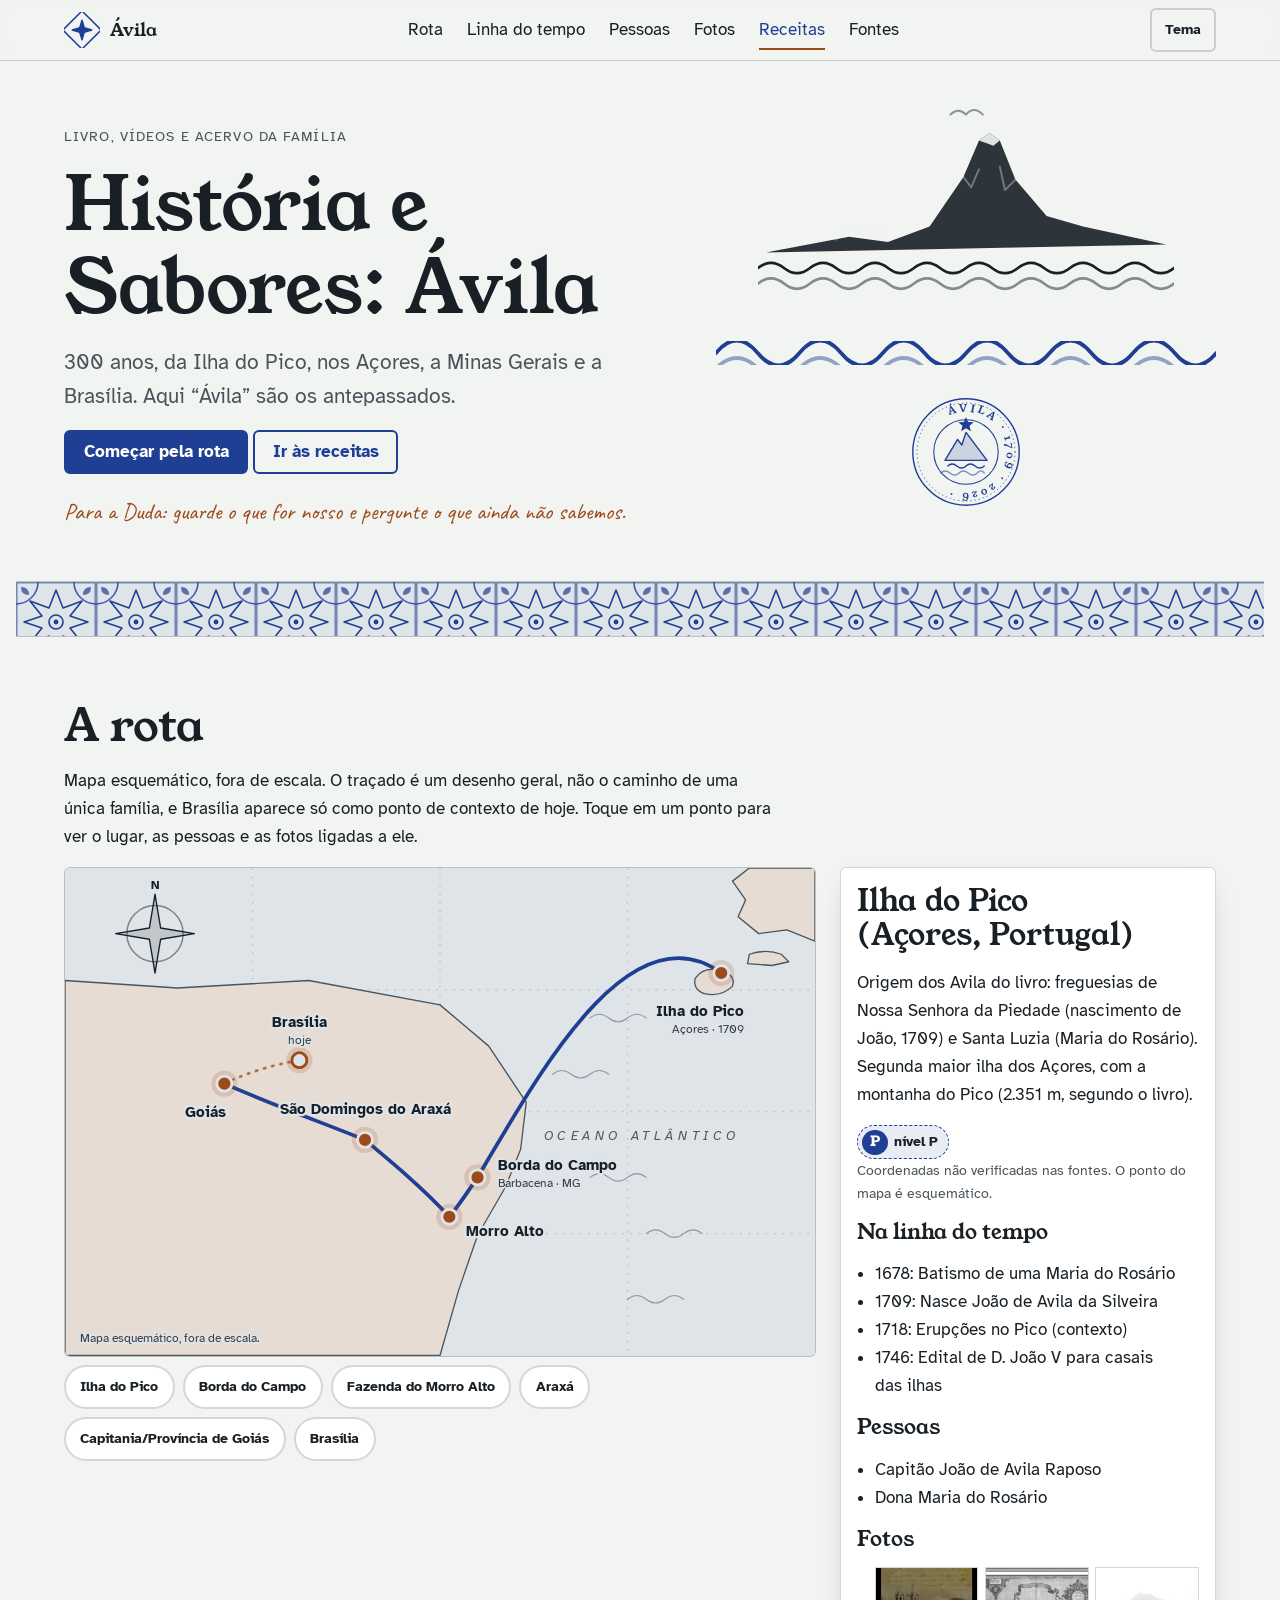
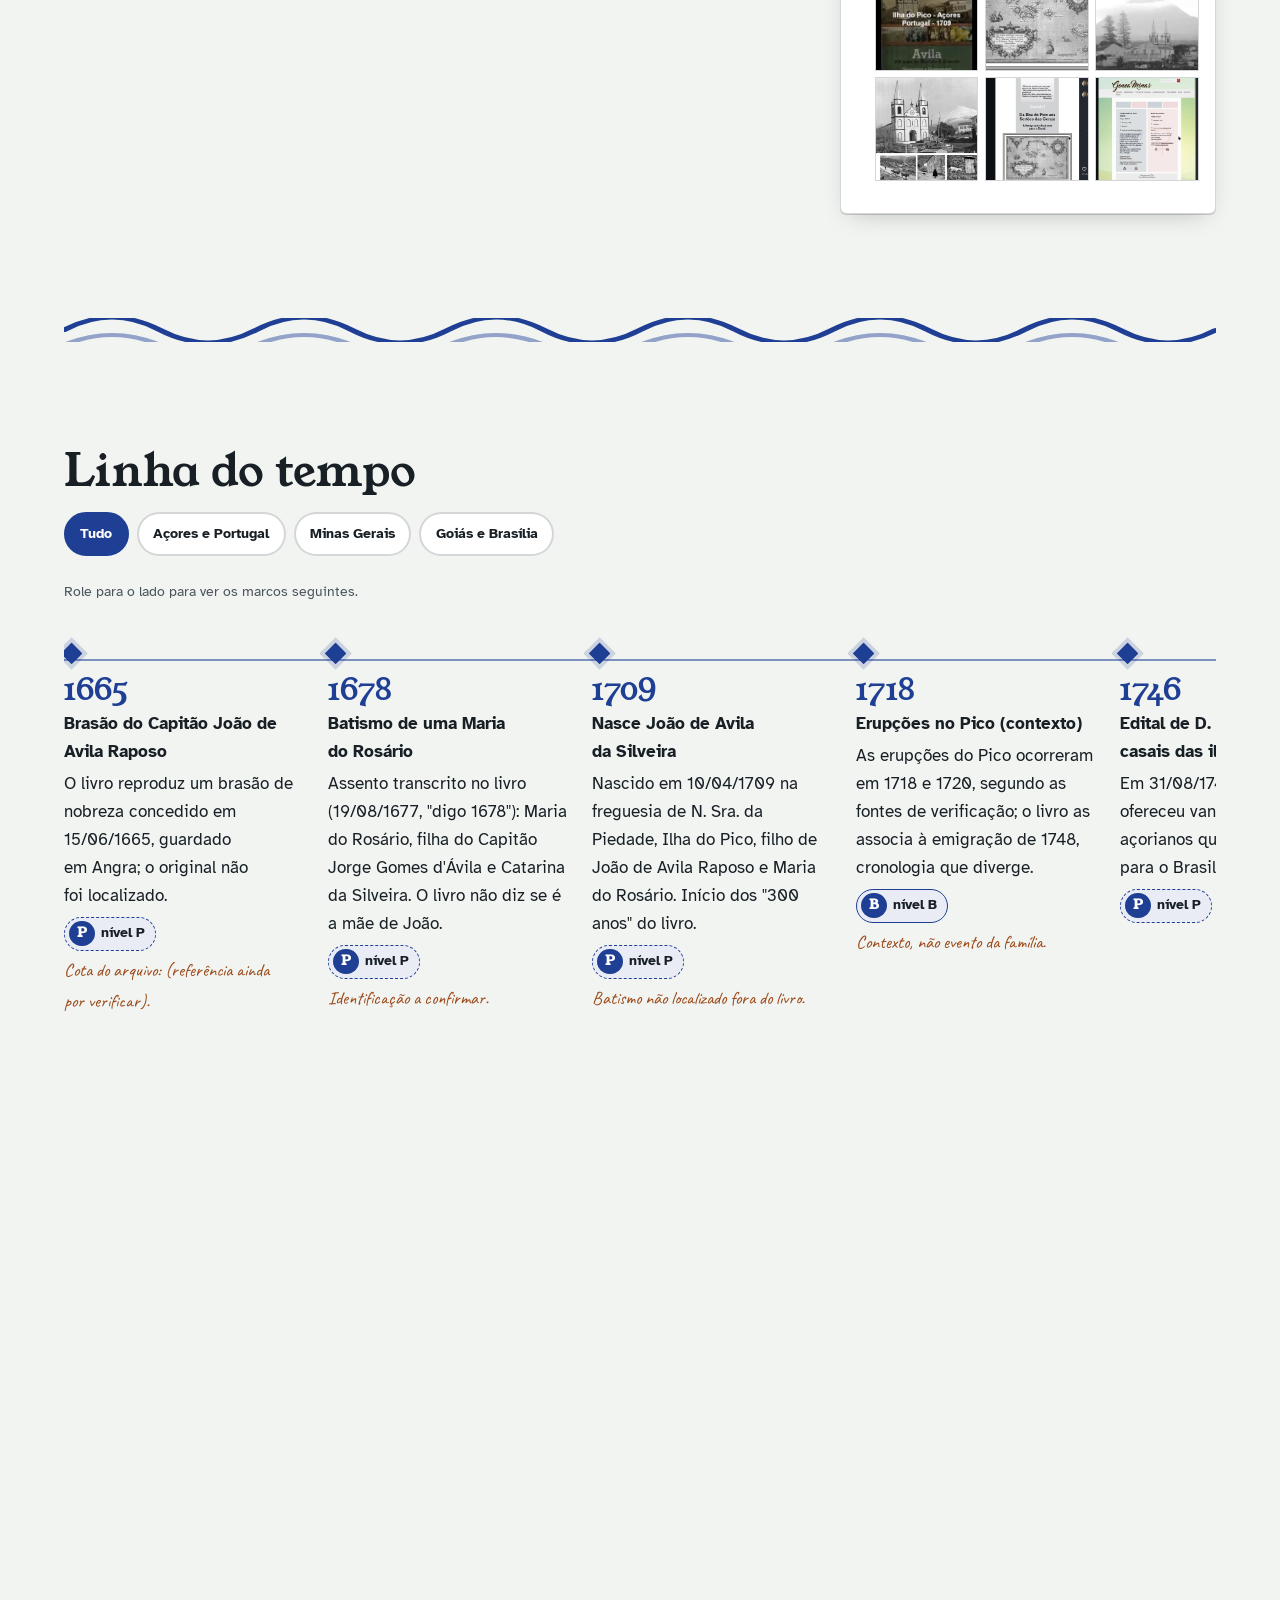
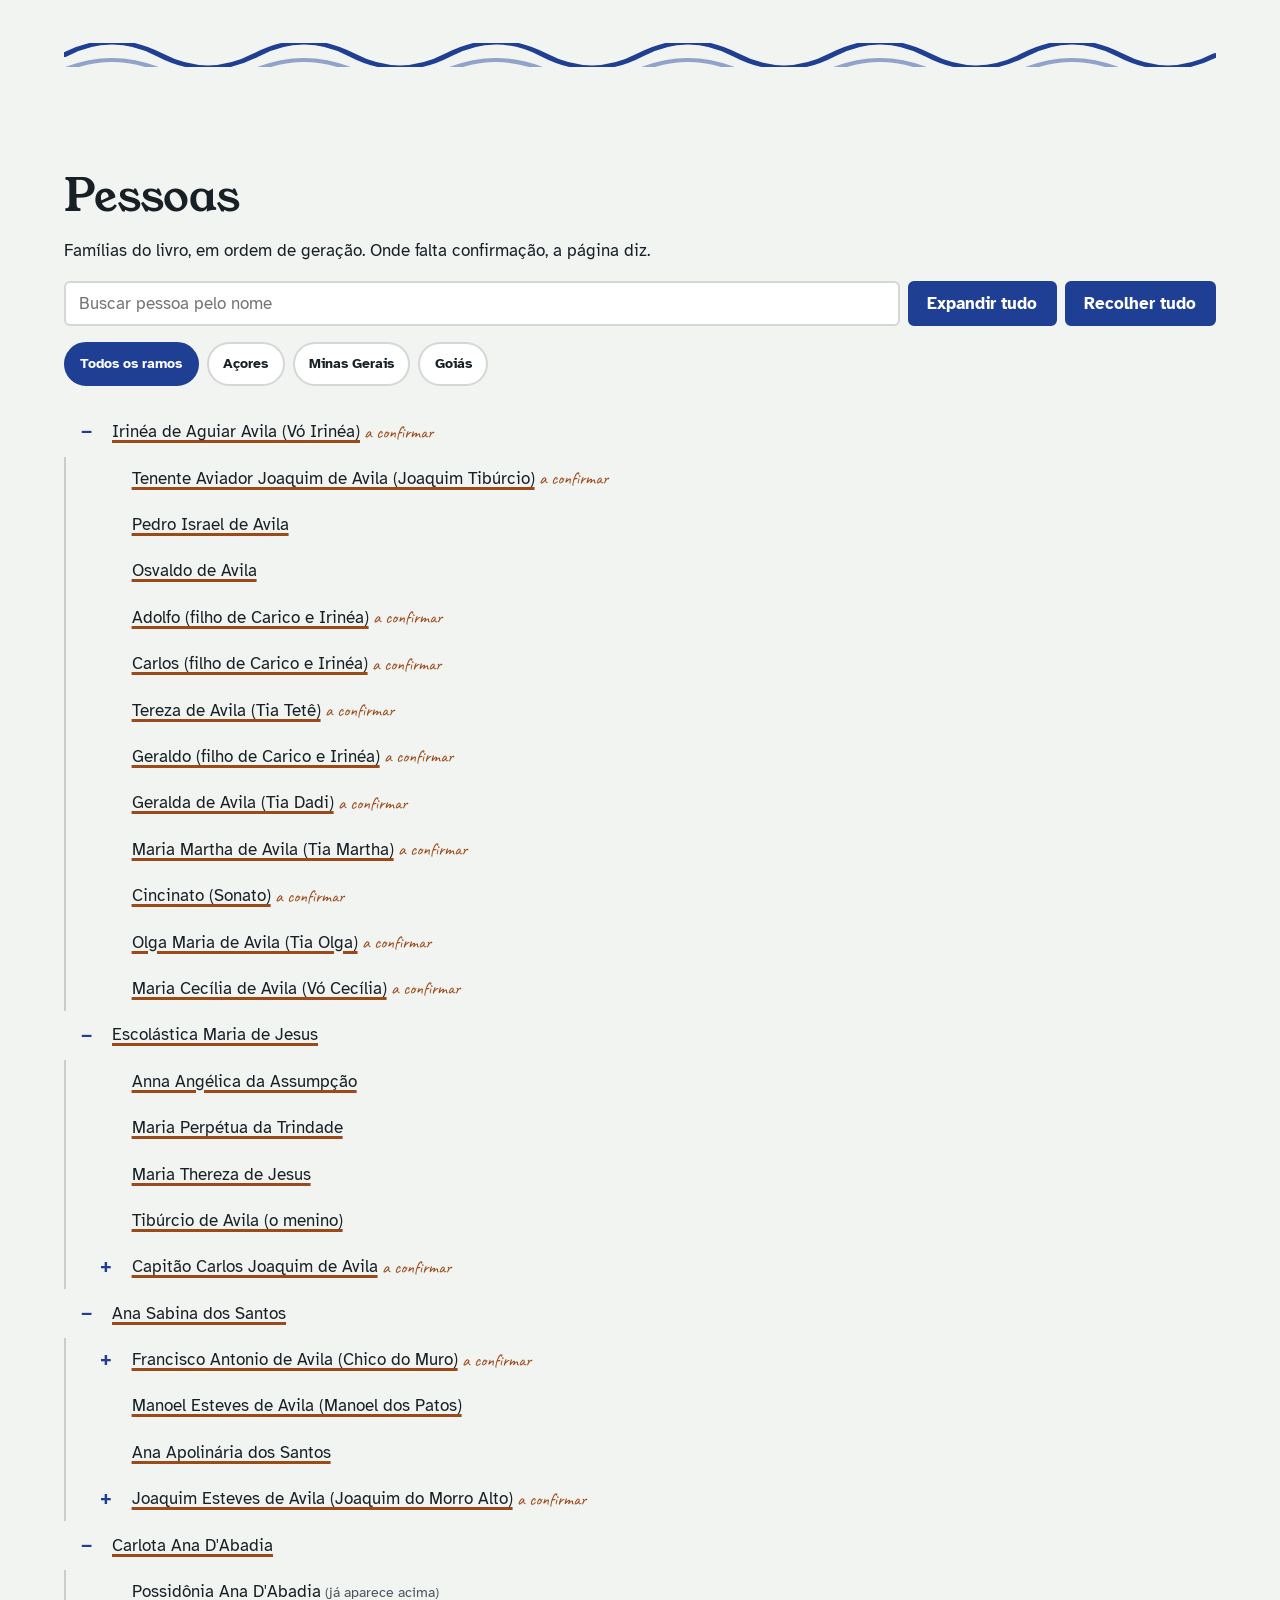
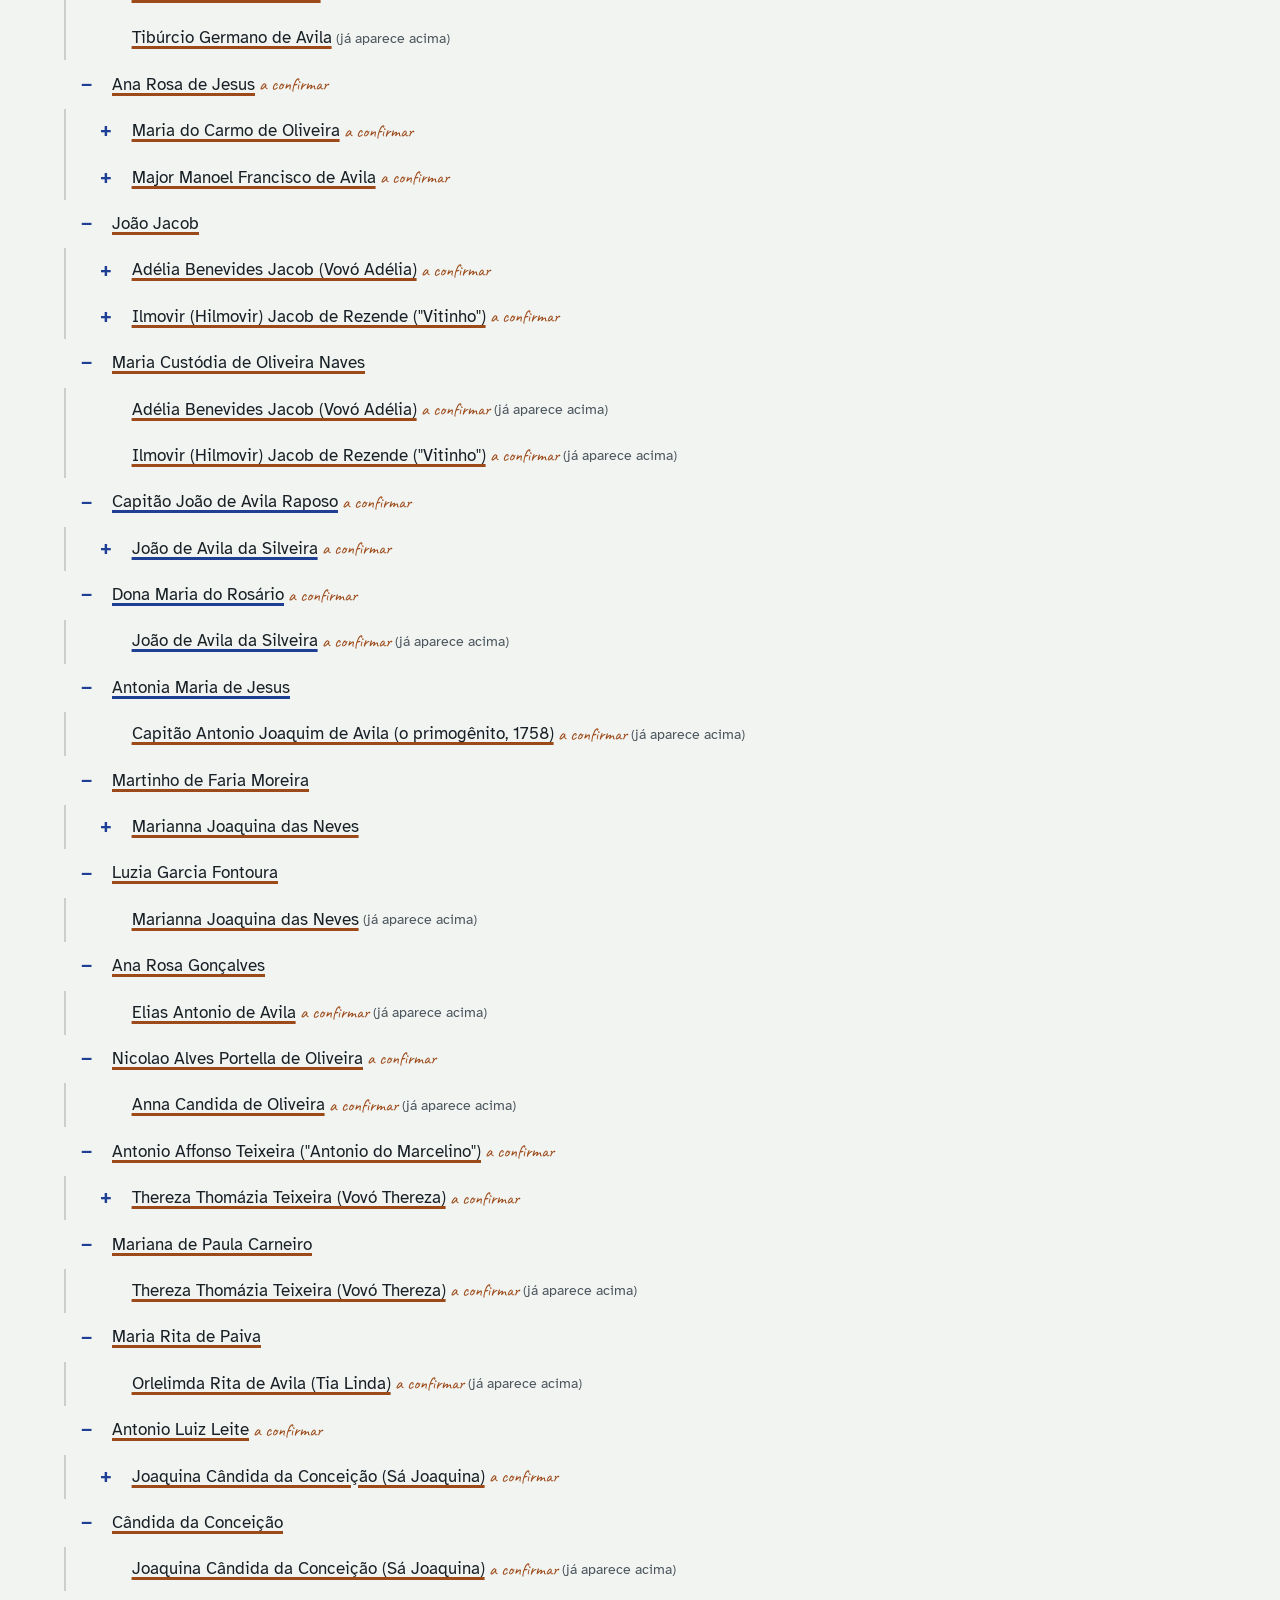
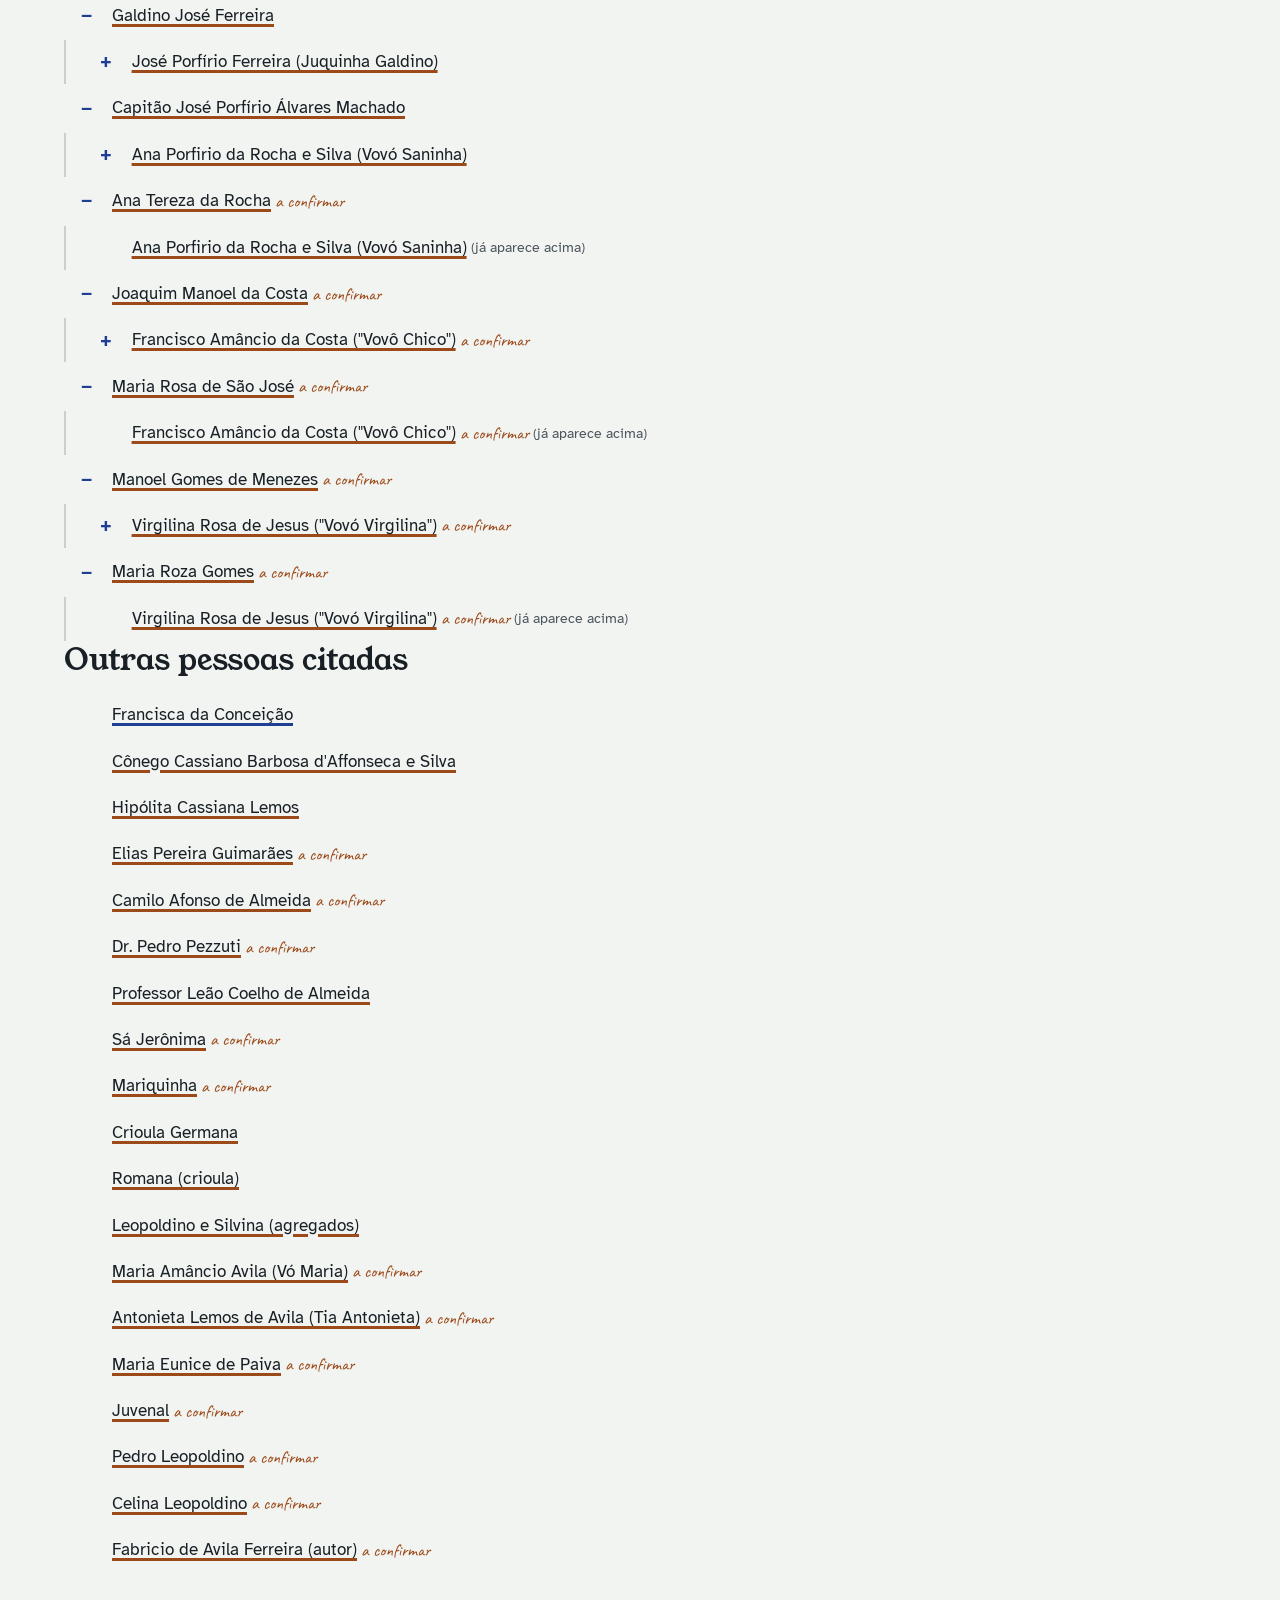
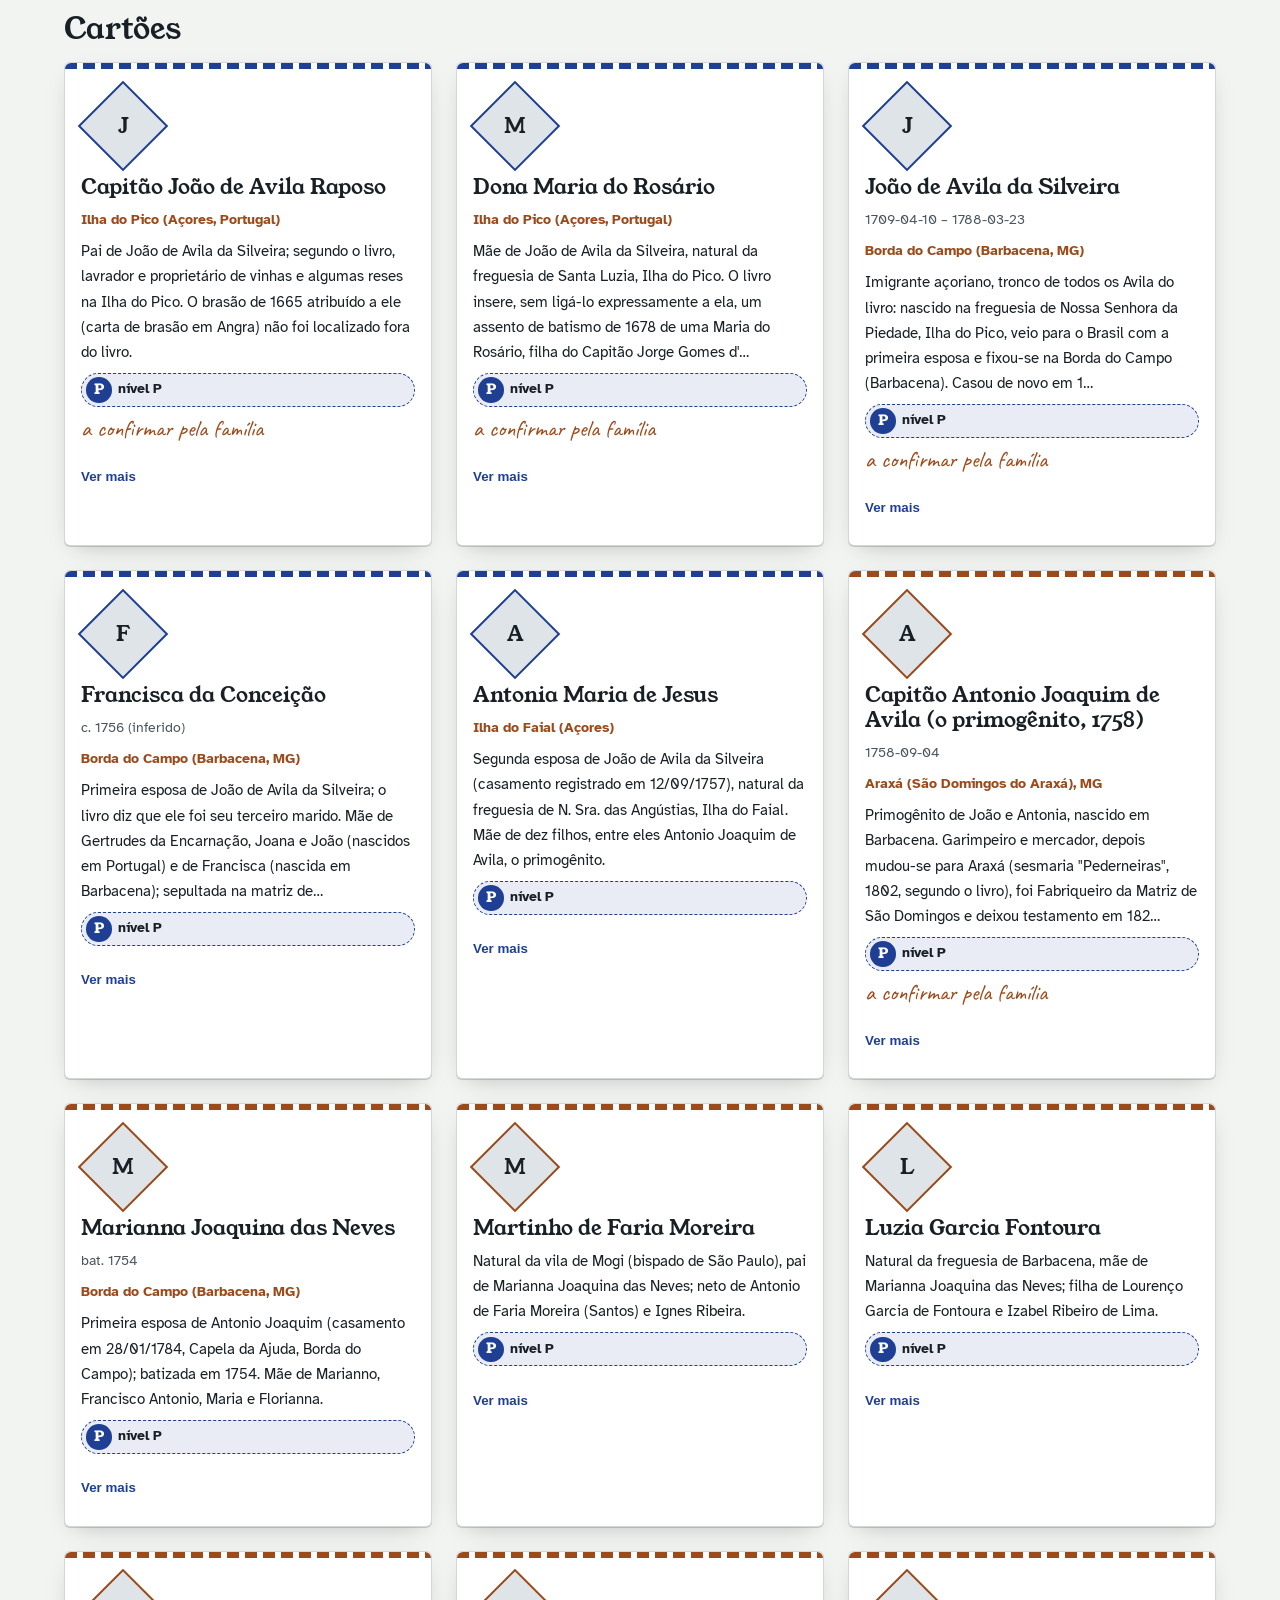
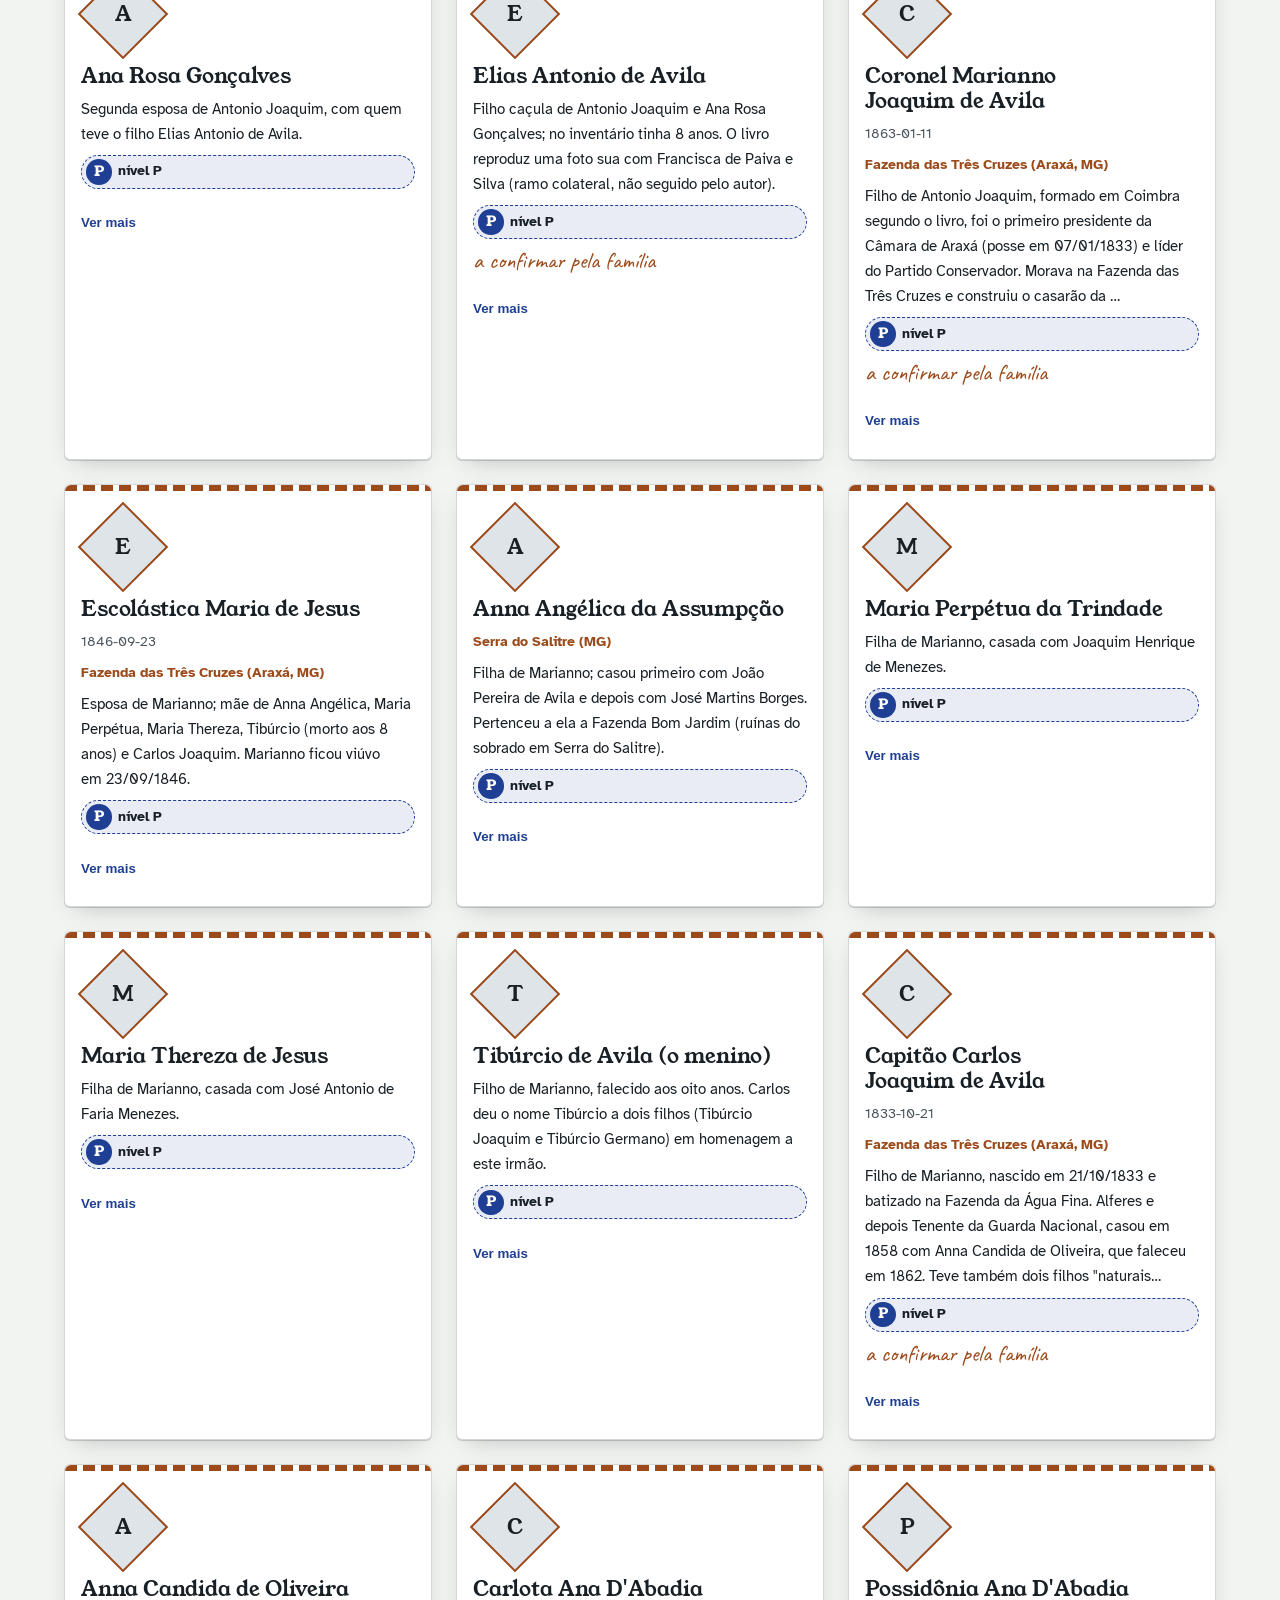
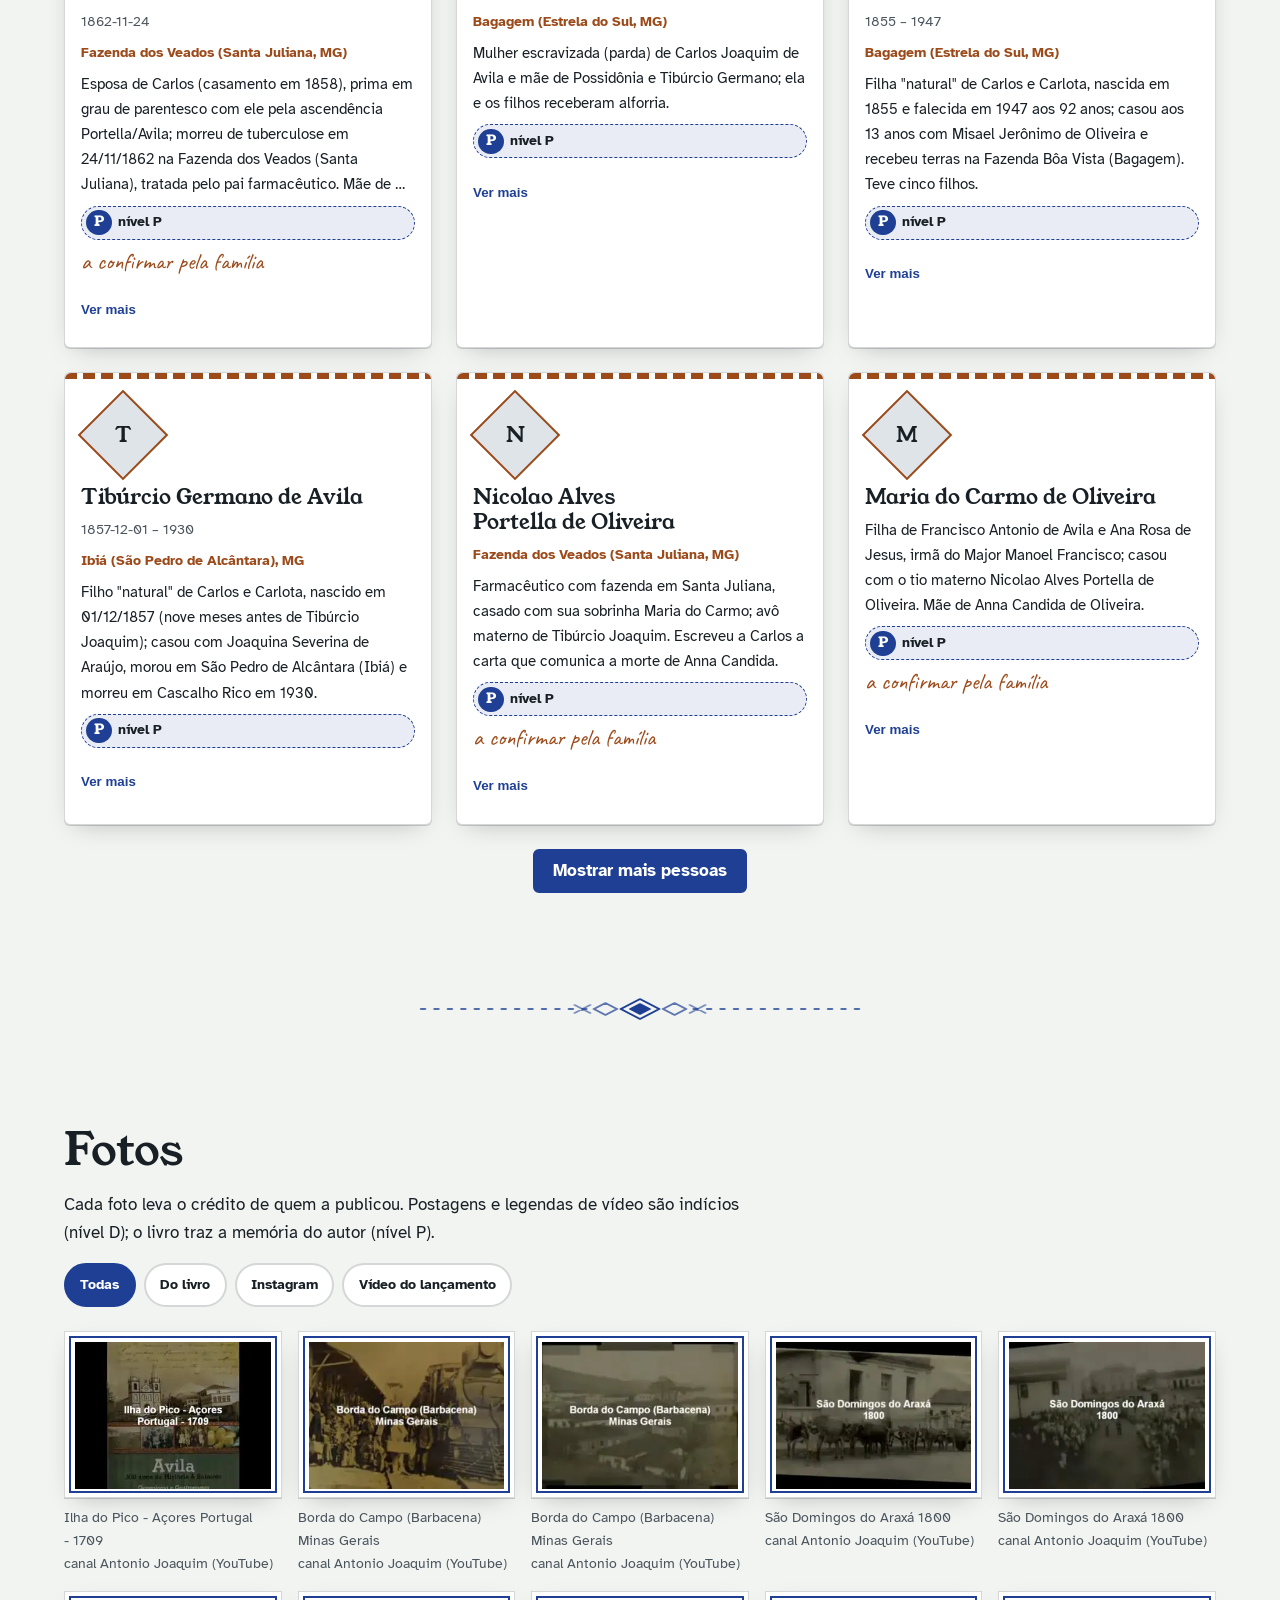
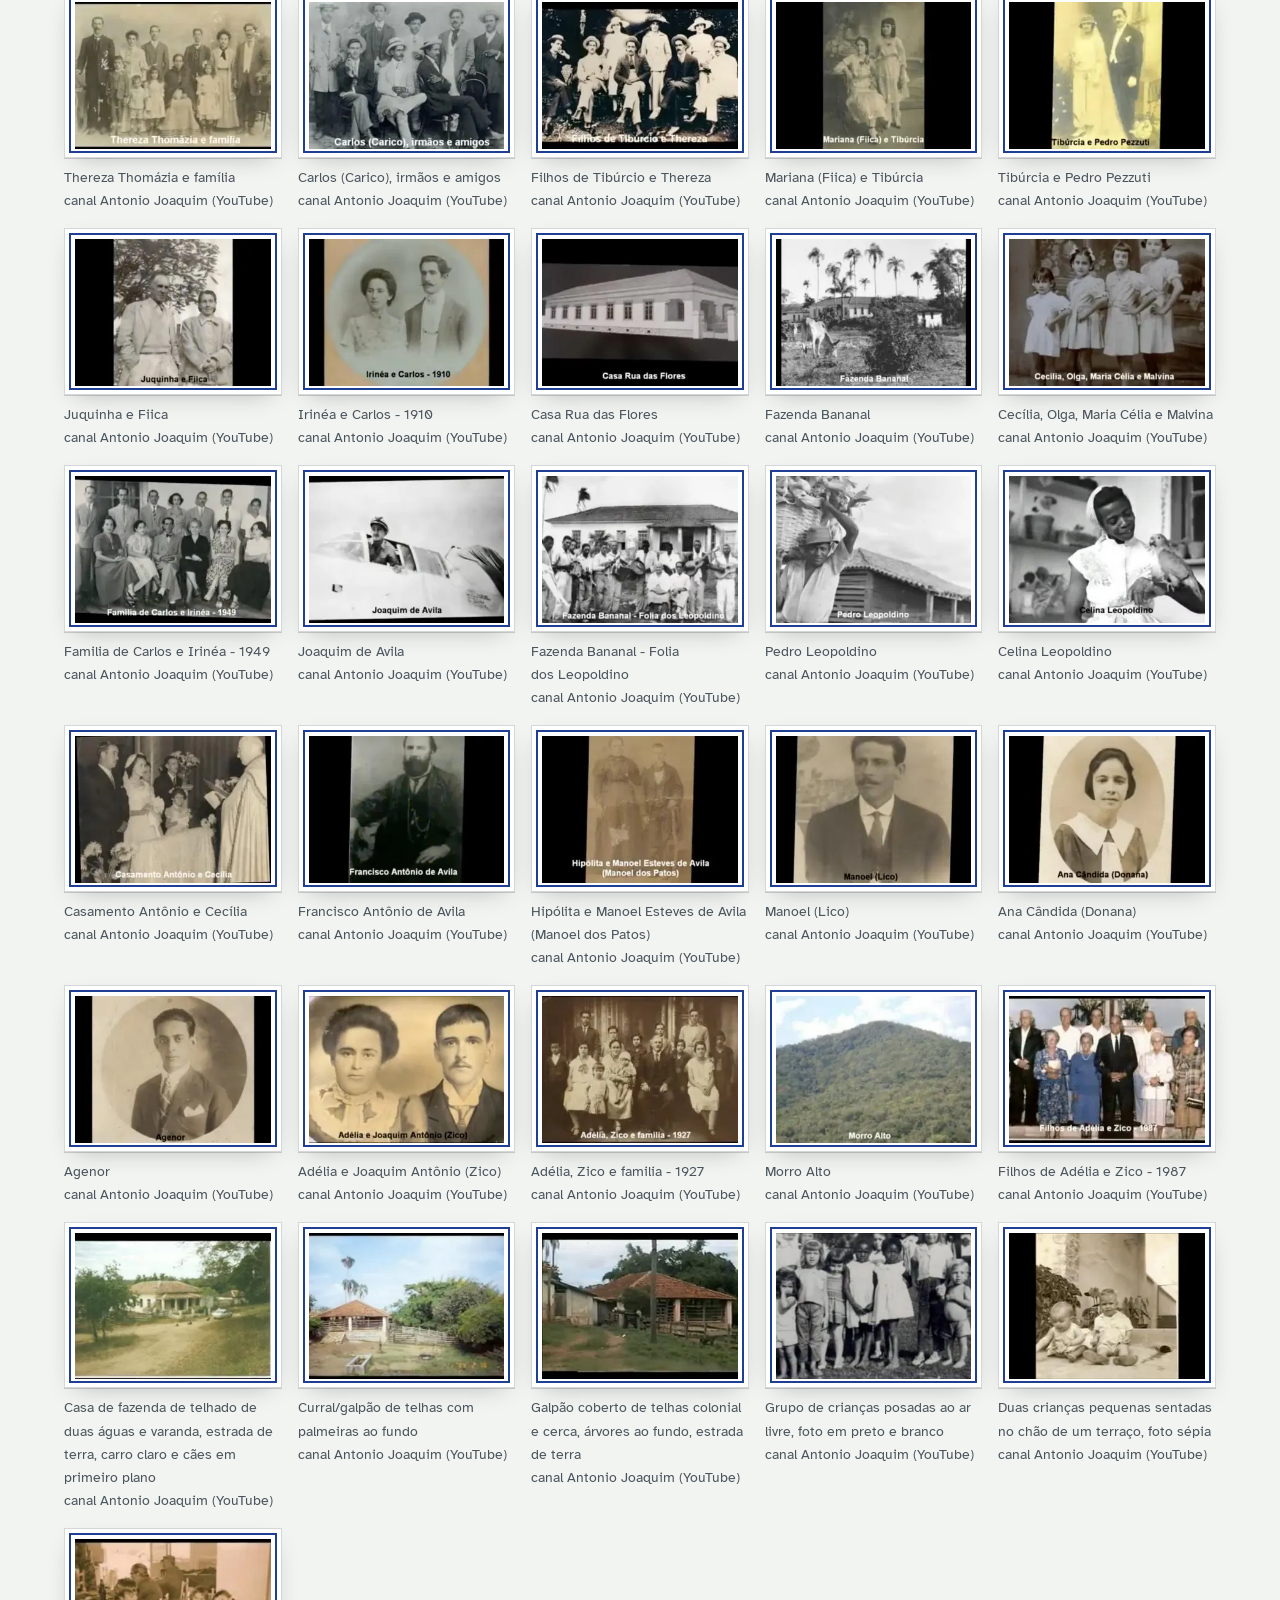
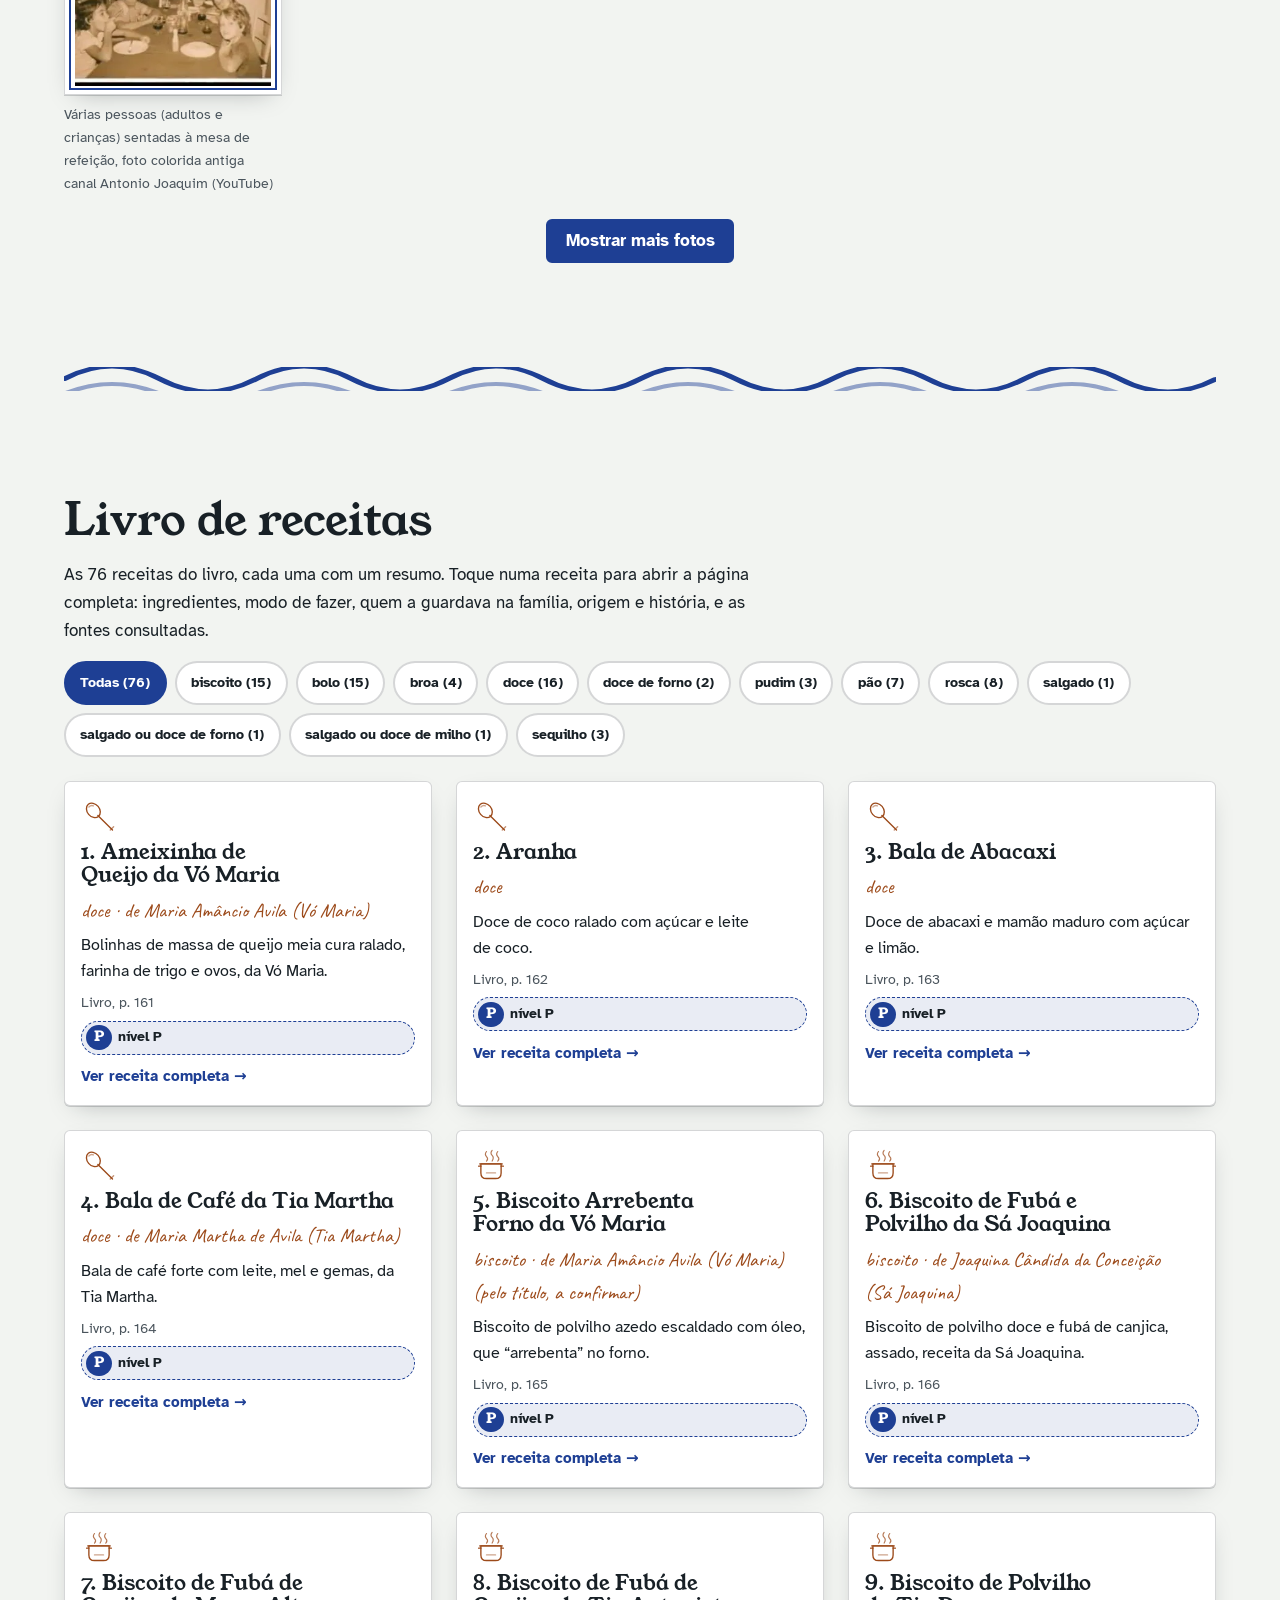
<file: index.html>
<!DOCTYPE html>
<html lang="pt-BR">
<head>
<meta charset="utf-8">
<meta name="viewport" content="width=device-width,initial-scale=1">
<title>História e Sabores Ávila</title>
<meta name="robots" content="noindex,nofollow">
<link rel="icon" href="data:image/svg+xml,%3Csvg xmlns=%27http://www.w3.org/2000/svg%27 viewBox=%270 0 32 32%27%3E%3Crect width=%2732%27 height=%2732%27 rx=%276%27 fill=%27%231E3F94%27/%3E%3Cpath d=%27M16 6l8 10-8 10-8-10z%27 fill=%27%23fff%27/%3E%3C/svg%3E">
<meta name="description" content="300 anos da família Ávila, da Ilha do Pico a Brasília: rota, linha do tempo, pessoas, fotos e receitas.">
<link rel="preconnect" href="https://fonts.googleapis.com">
<link rel="preconnect" href="https://fonts.gstatic.com" crossorigin>
<link href="https://fonts.googleapis.com/css2?family=Young+Serif&family=Atkinson+Hyperlegible:wght@400;700&family=Caveat:wght@400;700&display=swap" rel="stylesheet">
<style>
/* Layout: cabeçalho fixo, herói em 2 colunas, rota com painel, linha do tempo, árvore e cartões, galeria, receitas. */
/* =========================================================
   Cal & Basalto — base.css  (Historia e Sabores · Avila)
   Tokens claro/escuro, componentes, acessibilidade.
   Fontes (no <head> do HTML, Google Fonts):
   Young Serif | Atkinson Hyperlegible | Caveat
   ========================================================= */

/* ---------- TOKENS: CLARO (padrao) ---------- */
:root {
  color-scheme: light dark;
  --cal:    #F2F4F1;  /* fundo: cal de parede, levemente frio */
  --papel:  #FFFFFF;  /* superficies elevadas */
  --tinta:  #182026;  /* texto principal (basalto) */
  --tinta-2:#4A545C;  /* texto secundario */
  --mar:    #1E3F94;  /* azul de azulejo: links, acentos, tracado */
  --barro:  #9C4A1A;  /* ocre/barro mineiro: destaque quente, receitas */
  --cerrado:#3F6322;  /* verde de cerrado: confirmado, Goias */
  --linha:  color-mix(in srgb, var(--tinta) 18%, transparent);
  --mar-suave:   color-mix(in srgb, var(--mar) 9%, var(--cal));
  --barro-suave: color-mix(in srgb, var(--barro) 10%, var(--cal));
  --cerrado-suave: color-mix(in srgb, var(--cerrado) 10%, var(--cal));
  --sobre-mar: #FFFFFF;
  --sombra: 0 1px 0 var(--linha), 0 8px 24px -12px color-mix(in srgb, var(--tinta) 35%, transparent);

  /* tipografia */
  --f-display: "Young Serif", "Georgia", serif;
  --f-texto:   "Atkinson Hyperlegible", "Segoe UI", system-ui, sans-serif;
  --f-mao:     "Caveat", "Bradley Hand", cursive;
  --t-0: clamp(1rem, .96rem + .2vw, 1.0625rem);      /* corpo */
  --t-1: clamp(1.15rem, 1.08rem + .35vw, 1.3rem);
  --t-2: clamp(1.4rem, 1.2rem + 1vw, 1.9rem);
  --t-3: clamp(1.8rem, 1.4rem + 2vw, 2.8rem);
  --t-4: clamp(2.4rem, 1.6rem + 4vw, 4.6rem);        /* titulo heroi */
  --t-p: .875rem;                                     /* legendas/etiquetas */
  --medida: 65ch;

  /* espaco e grade (base 4px) */
  --gutter: 16px;
  --s1: .25rem; --s2: .5rem; --s3: 1rem; --s4: 1.5rem; --s5: 2.5rem; --s6: 4rem; --s7: 6rem;
  --raio: 6px;
  --largura: 72rem;

  /* motion */
  --ease: cubic-bezier(.22,.7,.2,1);
  --dur: .6s;
}

/* ---------- TOKENS: ESCURO ---------- */
@media (prefers-color-scheme: dark) {
  :root:not([data-theme="light"]) {
    --cal:#12171B; --papel:#1B2228; --tinta:#E9ECE8; --tinta-2:#A9B3BB;
    --mar:#9DB8F2; --barro:#E8A064; --cerrado:#A9CC7C;
    --sobre-mar:#12171B;
    --mar-suave:   color-mix(in srgb, var(--mar) 12%, var(--cal));
    --barro-suave: color-mix(in srgb, var(--barro) 12%, var(--cal));
    --cerrado-suave: color-mix(in srgb, var(--cerrado) 12%, var(--cal));
  }
}
[data-theme="dark"] {
  color-scheme: dark;
  --cal:#12171B; --papel:#1B2228; --tinta:#E9ECE8; --tinta-2:#A9B3BB;
  --mar:#9DB8F2; --barro:#E8A064; --cerrado:#A9CC7C; --sobre-mar:#12171B;
  --mar-suave:   color-mix(in srgb, var(--mar) 12%, var(--cal));
  --barro-suave: color-mix(in srgb, var(--barro) 12%, var(--cal));
  --cerrado-suave: color-mix(in srgb, var(--cerrado) 12%, var(--cal));
}
[data-theme="light"] { color-scheme: light; }

/* ---------- BASE ---------- */
*, *::before, *::after { box-sizing: border-box; }
html { -webkit-text-size-adjust: 100%; scroll-behavior: smooth; scroll-padding-top: 4.5rem; }
body {
  margin: 0; background-color: var(--cal); color: var(--tinta);
  font: 400 var(--t-0)/1.65 var(--f-texto);
  padding-inline: var(--gutter);
}
h1,h2,h3,h4 { font-family: var(--f-display); font-weight: 400; line-height: 1.12; text-wrap: balance; margin: 0 0 var(--s3); }
h1 { font-size: var(--t-4); } h2 { font-size: var(--t-3); } h3 { font-size: var(--t-2); } h4 { font-size: var(--t-1); }
p, li, dd, blockquote { max-width: var(--medida); text-wrap: pretty; }
p { margin: 0 0 var(--s3); }
a { color: var(--mar); text-underline-offset: .2em; text-decoration-thickness: 1px; }
a:hover { text-decoration-thickness: 2px; }
img, svg { max-width: 100%; height: auto; display: block; }
.sprite { position:absolute; width:0; height:0; overflow:hidden; } /* sprite de ornamentos.svg.html */
.mao { font-family: var(--f-mao); font-size: 1.35em; line-height: 1.2; color: var(--barro); }
.etiqueta { font-size: var(--t-p); letter-spacing: .08em; text-transform: uppercase; color: var(--tinta-2); }
.conteudo { max-width: var(--largura); margin-inline: auto; }
.secao { padding-block: var(--s6); }
.so-leitor { position:absolute!important; width:1px; height:1px; overflow:hidden; clip-path:inset(50%); white-space:nowrap; }

/* foco visivel (nunca remover) */
:focus-visible { outline: 3px solid var(--mar); outline-offset: 3px; border-radius: 2px; }
[data-theme="dark"] :focus-visible { outline-color: var(--barro); }
.pular { position:absolute; left:var(--gutter); top:-4rem; background:var(--mar); color:var(--sobre-mar); padding:.6rem 1rem; z-index:100; }
.pular:focus { top: var(--s2); }

/* alvos de toque >= 44px */
button, .botao, [role="button"] { min-height: 44px; min-width: 44px; }
.botao, button.botao {
  display:inline-flex; align-items:center; justify-content:center; gap:.5rem;
  padding:.6rem 1.1rem; font: 700 var(--t-0)/1 var(--f-texto); cursor:pointer;
  background: var(--mar); color: var(--sobre-mar); border: 2px solid var(--mar); border-radius: var(--raio);
  text-decoration: none;
}
.botao--vazado { background: transparent; color: var(--mar); }
.botao:hover { filter: brightness(1.08); }

/* ---------- AZULEJO (fundo repetivel; usa <pattern> de ornamentos.svg.html ou data-uri) ---------- */
.azulejo-faixa { height: 56px; background: var(--mar-suave); border-block: 1px solid var(--linha); color: var(--mar); }
.azulejo-faixa svg { width:100%; height:100%; }
.divisor { width:100%; height: 24px; color: var(--mar); opacity:.85; margin-block: var(--s5); }

/* ---------- CABECALHO ---------- */
.cabecalho {
  position: sticky; top: 0; z-index: 50; margin-inline: calc(var(--gutter) * -1); padding: .5rem var(--gutter);
  background: color-mix(in srgb, var(--cal) 92%, transparent); backdrop-filter: blur(8px);
  border-bottom: 1px solid var(--linha);
}
.cabecalho__in { max-width: var(--largura); margin-inline:auto; display:flex; align-items:center; justify-content:space-between; gap: var(--s3); }
.cabecalho__marca { display:flex; align-items:center; gap:.6rem; font-family:var(--f-display); font-size:1.15rem; color:var(--tinta); text-decoration:none; }
.cabecalho__marca svg { width:36px; height:36px; color: var(--mar); }
.nav { display:none; gap: var(--s4); list-style:none; margin:0; padding:0; }
.nav a { color: var(--tinta); text-decoration:none; padding:.5rem 0; border-bottom:2px solid transparent; }
.nav a:hover, .nav a[aria-current="true"] { border-bottom-color: var(--barro); }
.menu-btn { background:none; border:2px solid var(--linha); color:var(--tinta); border-radius:var(--raio); cursor:pointer; }
.menu-painel[hidden] { display:none; }
.menu-painel { padding: var(--s3) 0; display:grid; gap:.25rem; }
.menu-painel a { padding:.75rem 0; min-height:44px; color:var(--tinta); }
@media (min-width: 52rem) { .nav { display:flex; } .menu-btn, .menu-painel { display:none; } }

/* ---------- HEROI ---------- */
.heroi { position:relative; padding-block: var(--s6) var(--s5); overflow:clip; }
.heroi__grade { display:grid; gap: var(--s5); max-width: var(--largura); margin-inline:auto; }
.heroi__ilha { color: var(--tinta); }
.heroi__ilha .mar-linha { color: var(--mar); }
@media (min-width: 52rem) { .heroi__grade { grid-template-columns: 1.1fr .9fr; align-items:center; } }

/* ---------- CARTAO DE PESSOA ---------- */
.pessoas { display:grid; gap: var(--s4); grid-template-columns: repeat(auto-fill, minmax(min(100%, 17rem), 1fr)); list-style:none; padding:0; margin:0; }
.pessoa {
  position:relative; background: var(--papel); border:1px solid var(--linha); border-radius: var(--raio);
  box-shadow: var(--sombra); padding: var(--s4) var(--s3) var(--s3); display:grid; gap:.5rem; align-content:start;
}
.pessoa::before { /* friso de azulejo no topo */
  content:""; position:absolute; inset:0 0 auto 0; height:6px; border-radius: var(--raio) var(--raio) 0 0;
  background: repeating-linear-gradient(90deg, var(--mar) 0 12px, transparent 12px 18px);
}
.pessoa__retrato { width:96px; aspect-ratio:4/5; border-radius: 48px 48px var(--raio) var(--raio); object-fit:cover; background: var(--mar-suave); border:2px solid var(--mar); }
.pessoa__nome { font: 400 var(--t-1)/1.2 var(--f-display); margin:0; }
.pessoa__datas { font-size: var(--t-p); color: var(--tinta-2); margin:0; }
.pessoa__lugar { font-size: var(--t-p); margin:0; color: var(--barro); font-weight:700; }
.pessoa__resumo { font-size: .95rem; margin:0; }
.pessoa__link { margin-top:.25rem; font-weight:700; min-height:44px; display:inline-flex; align-items:center; }
.pessoa[data-ramo="acores"]   { --ramo: var(--mar); }
.pessoa[data-ramo="minas"]    { --ramo: var(--barro); }
.pessoa[data-ramo="goias"]    { --ramo: var(--cerrado); }
.pessoa[data-ramo]::before    { background: repeating-linear-gradient(90deg, var(--ramo) 0 12px, transparent 12px 18px); }
.pessoa[data-ramo] .pessoa__retrato { border-color: var(--ramo); }

/* ---------- LINHA DO TEMPO (vertical padrao) ---------- */
.linha-tempo { list-style:none; margin:0; padding:0 0 0 1.75rem; position:relative; }
.linha-tempo::before { content:""; position:absolute; left:.45rem; top:.4rem; bottom:.4rem; width:2px; background: var(--mar); opacity:.55; }
.marco { position:relative; padding-bottom: var(--s5); }
.marco::before { /* nó em losango, como azulejo girado */
  content:""; position:absolute; left:-1.75rem; top:.35rem; width:.95rem; height:.95rem; background: var(--cal);
  border:2px solid var(--mar); transform: rotate(45deg);
}
.marco[data-regiao="minas"]::before { border-color: var(--barro); }
.marco[data-regiao="goias"]::before { border-color: var(--cerrado); }
.marco__ano { font: 400 var(--t-2)/1 var(--f-display); color: var(--mar); margin:0 0 .25rem; }
.marco__titulo { font-weight:700; margin:0 0 .25rem; }
.marco__texto { margin:0; color: var(--tinta); }
.marco[aria-current="true"]::before { background: var(--barro); }
/* variante horizontal (desktop): rolagem com snap, teclado: tabindex=0 no container */
@media (min-width: 52rem) {
  .linha-tempo--h { display:flex; gap: var(--s4); overflow-x:auto; padding: var(--s5) var(--s2) var(--s3); scroll-snap-type:x mandatory; overscroll-behavior-x:contain; }
  .linha-tempo--h::before { left:0; right:0; top:calc(var(--s5) + .45rem); bottom:auto; width:auto; height:2px; }
  .linha-tempo--h .marco { flex:0 0 15rem; scroll-snap-align:start; padding: var(--s4) 0 0; }
  .linha-tempo--h .marco::before { left:0; top:-.35rem; }
}

/* ---------- GALERIA + LIGHTBOX (<dialog>) ---------- */
.galeria { display:grid; gap: var(--gutter); grid-template-columns: repeat(auto-fill, minmax(min(100%, 12.5rem), 1fr)); list-style:none; padding:0; margin:0; }
.foto { margin:0; }
.foto__botao { all:unset; display:block; cursor:zoom-in; width:100%; border-radius: var(--raio); }
.foto__botao:focus-visible { outline: 3px solid var(--mar); outline-offset: 3px; }
.moldura { /* moldura de foto: passe-partout + filete de azulejo */
  background: var(--papel); padding: 10px 10px 8px; border:1px solid var(--linha); outline: 2px solid var(--mar); outline-offset:-7px;
  box-shadow: var(--sombra); transition: transform .3s var(--ease);
}
.moldura img { aspect-ratio: 4/3; width:100%; object-fit:cover; background: var(--mar-suave); }
.foto__botao:hover .moldura { transform: rotate(-.6deg) translateY(-2px); }
.foto figcaption { font-size: var(--t-p); color: var(--tinta-2); padding-top:.5rem; max-width:none; }
.lightbox { border:0; padding:0; background: transparent; max-width: min(96vw, 64rem); width:100%; color: var(--tinta); }
.lightbox::backdrop { background: color-mix(in srgb, #0a0d10 88%, transparent); }
.lightbox__corpo { background: var(--papel); border-radius: var(--raio); padding: var(--s3); display:grid; gap: var(--s3); max-height: 94vh; overflow:auto; }
.lightbox__img { max-height: 70vh; width:100%; object-fit:contain; background: var(--mar-suave); }
.lightbox__barra { display:flex; gap: var(--s2); justify-content:space-between; align-items:center; flex-wrap:wrap; }
.lightbox__legenda { max-width: var(--medida); margin:0; }

/* ---------- SELO DE NIVEL DE EVIDENCIA ---------- */
/* nunca so cor: letra + rotulo + forma. Texto sempre var(--tinta) sobre fundo suave => AA. */
.selo-evidencia {
  --c: var(--mar);
  display:inline-flex; align-items:center; gap:.4rem; font-size: var(--t-p); line-height:1.2; font-weight:700;
  padding: .2rem .6rem .2rem .25rem; border:1.5px solid var(--c); border-radius: 999px;
  background: color-mix(in srgb, var(--c) 10%, var(--papel)); color: var(--tinta); white-space:nowrap;
}
.selo-evidencia::before {
  content: attr(data-nivel); display:grid; place-items:center; width:1.6rem; height:1.6rem; border-radius:50%;
  background: var(--c); color: var(--sobre-mar); font-family: var(--f-display); font-size:.85rem;
}
.selo-evidencia[data-nivel="A"] { --c: var(--cerrado); }         /* documento primario */
.selo-evidencia[data-nivel="B"] { --c: var(--mar); }             /* fonte secundaria confiavel */
.selo-evidencia[data-nivel="C"] { --c: var(--barro); }           /* tradicao/livro sem documento */
.selo-evidencia[data-nivel="D"] { --c: var(--tinta-2); }         /* indicio fraco */
.selo-evidencia[data-nivel="P"] { --c: var(--mar); border-style: dashed; } /* hipotese a pesquisar */
.selo-evidencia[data-nivel="controverso"] { --c: var(--barro); border-style: double; border-width:4px; padding-block:.05rem; }
.selo-evidencia[data-nivel="controverso"]::before { content:"!"; }
/* (a legenda dos niveis fica no mapa de secoes: A documento, B fonte confiavel, C tradicao, D indicio, P a pesquisar) */

/* ---------- AVISO "A CONFIRMAR PELA FAMILIA" ---------- */
.aviso-confirmar {
  display:flex; gap:.75rem; align-items:flex-start; padding: var(--s3); margin-block: var(--s3);
  background: var(--barro-suave); border:1px solid var(--barro); border-left-width: 6px; border-radius: var(--raio);
  color: var(--tinta); max-width: var(--medida);
}
.aviso-confirmar svg { flex:none; width:28px; height:28px; color: var(--barro); }
.aviso-confirmar strong { font-family: var(--f-mao); font-size:1.4em; font-weight:700; color: var(--barro); display:block; line-height:1.1; }
.aviso-confirmar p { margin:0; font-size:.95rem; }

/* ---------- CARTAO DE RECEITA ---------- */
.receita {
  position:relative; background: var(--papel); border:1px solid var(--linha); border-radius: var(--raio); box-shadow: var(--sombra);
  padding: var(--s4) var(--s3) var(--s4); max-width: 46rem;
  background-image: repeating-linear-gradient(transparent 0 1.74rem, color-mix(in srgb, var(--mar) 12%, transparent) 1.74rem calc(1.74rem + 1px));
  background-position: 0 var(--s5);
}
.receita__cab { display:flex; gap: var(--s3); align-items:center; margin-bottom: var(--s3); }
.receita__icone { width:56px; height:56px; flex:none; color: var(--barro); }
.receita__titulo { margin:0; font: 400 var(--t-2)/1.1 var(--f-display); }
.receita__origem { margin:0; font-family: var(--f-mao); font-size:1.3rem; color: var(--barro); }
.receita__meta { display:flex; flex-wrap:wrap; gap:.5rem 1.25rem; font-size: var(--t-p); color: var(--tinta-2); margin:0 0 var(--s3); padding:0; list-style:none; }
.receita__corpo { display:grid; gap: var(--s4); }
@media (min-width: 40rem) { .receita__corpo { grid-template-columns: 1fr 1.4fr; } }
.ingredientes { list-style:none; margin:0; padding:0; }
.ingredientes li { display:flex; align-items:baseline; gap:.6rem; padding:.3rem 0; border-bottom:1px dotted var(--linha); }
.ingredientes input[type="checkbox"] { width:1.25rem; height:1.25rem; accent-color: var(--mar); flex:none; translate:0 .2rem; }
.ingredientes input:checked + span { text-decoration: line-through; color: var(--tinta-2); }
.ingredientes label { display:flex; gap:.6rem; min-height:44px; align-items:center; cursor:pointer; width:100%; }
.modo { counter-reset: passo; list-style:none; margin:0; padding:0; }
.modo li { counter-increment: passo; position:relative; padding-left:2.5rem; margin-bottom: var(--s3); }
.modo li::before { content: counter(passo); position:absolute; left:0; top:-.1rem; width:1.9rem; height:1.9rem; display:grid; place-items:center;
  font-family: var(--f-display); color: var(--sobre-mar); background: var(--barro); border-radius:50%; }
.receita__nota { font-family: var(--f-mao); font-size:1.3rem; color: var(--tinta-2); border-top:1px dashed var(--linha); padding-top: var(--s2); margin:var(--s3) 0 0; }

/* ---------- MAPA / ARVORE (hooks) ---------- */
.mapa { background: var(--mar-suave); border:1px solid var(--linha); border-radius: var(--raio); overflow:hidden; }
.mapa { /* tokens do tema alimentam o mapa.svg inline (#mapa-rota), inclusive com [data-theme] */
  --mapa-mar: var(--mar-suave); --mapa-terra: color-mix(in srgb, var(--barro) 14%, var(--cal));
  --mapa-linha: var(--tinta-2); --mapa-tracado: var(--mar); --mapa-ponto: var(--barro); --mapa-texto: var(--tinta); --mapa-foco: var(--barro);
}
.mapa [data-lugar] { cursor:pointer; }
.mapa [data-lugar]:focus-visible { outline: 3px solid var(--barro); outline-offset: 2px; }
.arvore { overflow:auto; border:1px solid var(--linha); border-radius: var(--raio); background: var(--papel); }
.arvore [role="treeitem"]:focus-visible > .no { outline: 3px solid var(--mar); }

/* ---------- MOTION ---------- */
/* Momento orquestrado: abertura (ilha emerge -> tracado azul -> titulo). Demais revelacoes sao discretas. */
.revela { opacity:0; transform: translateY(14px); transition: opacity var(--dur) var(--ease), transform var(--dur) var(--ease); }
.revela.visivel { opacity:1; transform:none; }
@media (prefers-reduced-motion: reduce) {
  html { scroll-behavior:auto; }
  *, *::before, *::after { animation-duration:.001ms!important; animation-iteration-count:1!important; transition-duration:.001ms!important; }
  .revela { opacity:1; transform:none; }
}

/* ---------- IMPRESSAO nao e usada (artefato sem print) ---------- */

/* ---- extras da página ---- */
.heroi h1{margin-bottom:var(--s3)}
.heroi .sub{font-size:var(--t-1);color:var(--tinta-2);max-width:40ch}
.heroi .dedica{margin-top:var(--s4)}
.heroi__ilha svg.pico{width:100%;max-width:26rem;margin-inline:auto;color:var(--tinta)}
.heroi__ilha .selo{width:7rem;height:7rem;color:var(--mar);margin:var(--s3) auto 0}
@keyframes emerge{from{opacity:0;transform:translateY(26px)}to{opacity:1;transform:none}}
@keyframes sobe{from{opacity:0;transform:translateY(12px)}to{opacity:1;transform:none}}
.heroi__ilha svg.pico{animation:emerge .7s var(--ease) both}
.heroi h1{animation:sobe .6s var(--ease) .5s both}
.rota{display:grid;gap:var(--s4)}
@media(min-width:52rem){.rota{grid-template-columns:2fr 1fr;align-items:start}.painel{position:sticky;top:5rem}}
.painel{background:var(--papel);border:1px solid var(--linha);border-radius:var(--raio);padding:var(--s3);box-shadow:var(--sombra)}
.painel h3{font-size:var(--t-2)}
.painel ul{padding-left:1.1rem;margin:.25rem 0 var(--s3)}
.mini-fotos{display:grid;grid-template-columns:repeat(3,1fr);gap:.4rem;list-style:none;padding:0;margin:var(--s2) 0}
.mini-fotos button{all:unset;display:block;cursor:zoom-in;border-radius:4px;min-height:44px}
.mini-fotos img{aspect-ratio:1;object-fit:cover;width:100%;border:1px solid var(--linha)}
.filtros{display:flex;flex-wrap:wrap;gap:.5rem;margin:0 0 var(--s4)}
.filtros button,.chip{border:2px solid var(--linha);background:var(--papel);color:var(--tinta);border-radius:999px;padding:.4rem .9rem;font:700 var(--t-p)/1 var(--f-texto);cursor:pointer}
.filtros button[aria-pressed="true"]{background:var(--mar);color:var(--sobre-mar);border-color:var(--mar)}
.tempo-wrap{overflow-x:auto}
.marco .selo-evidencia{margin-top:.4rem}
.marco__nota{font-family:var(--f-mao);font-size:1.15rem;color:var(--barro);margin:.3rem 0 0}
.arv ul{list-style:none;margin:0;padding-left:1.1rem;border-left:2px solid var(--linha)}
.arv>ul{border-left:0;padding-left:0}
.arv li{margin:.15rem 0}
.arv details>summary{cursor:pointer;min-height:44px;display:flex;align-items:center;gap:.5rem;list-style:none}
.arv details>summary::-webkit-details-marker{display:none}
.arv details>summary::before{content:"+";display:grid;place-items:center;width:1.4rem;height:1.4rem;border:1.5px solid var(--mar);border-radius:4px;color:var(--mar);font-weight:700}
.arv details[open]>summary::before{content:"\2212"}
.arv .folha{min-height:44px;display:flex;align-items:center;gap:.5rem;padding-left:1.9rem}
.arv button.nome{all:unset;cursor:pointer;color:var(--tinta);text-decoration:underline;text-decoration-color:var(--ramo,var(--mar));text-decoration-thickness:3px;text-underline-offset:.2em}
.arv button.nome:focus-visible{outline:3px solid var(--mar);outline-offset:2px}
.arv [data-ramo=acores]{--ramo:var(--mar)}.arv [data-ramo=minas]{--ramo:var(--barro)}.arv [data-ramo=goias]{--ramo:var(--cerrado)}
.arv .ref{color:var(--tinta-2);font-size:var(--t-p)}
.pessoa-painel{margin-top:var(--s4)}
.busca{display:flex;gap:.5rem;flex-wrap:wrap;margin-bottom:var(--s3)}
.busca input{font:inherit;min-height:44px;padding:.4rem .8rem;border:2px solid var(--linha);border-radius:var(--raio);background:var(--papel);color:var(--tinta);flex:1 1 14rem}
.mais{margin-top:var(--s4);display:flex;justify-content:center}
.receitas{display:grid;gap:var(--s4);grid-template-columns:repeat(auto-fill,minmax(min(100%,19rem),1fr))}
.rec{background:var(--papel);border:1px solid var(--linha);border-radius:var(--raio);padding:var(--s3);box-shadow:var(--sombra);display:grid;gap:.4rem;align-content:start}
.rec h3{font-size:var(--t-1);margin:0}
.rec .cat{font-family:var(--f-mao);font-size:1.25rem;color:var(--barro);margin:0}
.rec ul{margin:0;padding-left:1.1rem;font-size:.95rem}
.nota-ig{font-size:var(--t-p);color:var(--tinta-2);margin:0}
.rec{position:relative;text-decoration:none;color:inherit}
.rec .resumo{margin:0;font-size:.98rem}
.rec .ver{font-weight:600;color:var(--mar);margin:.2rem 0 0;font-size:.95rem}
.rec:hover,.rec:focus-visible{border-color:var(--barro)}
.rec:hover .ver{text-decoration:underline}
main.em-receita>:not(#rec-pag){display:none}
.rec-pag{padding-block:var(--s5)}
.rec-pag h1{font-size:var(--t-3);margin:.3rem 0}
.rec-pag h2{font-size:var(--t-2);margin:var(--s5) 0 var(--s2)}
.rec-pag h3{font-size:var(--t-1);margin:var(--s3) 0 var(--s2)}
.rec-pag .lead{font-size:var(--t-1);margin:var(--s2) 0}
.rec-pag .voltar{display:inline-block;margin-bottom:var(--s3);font-weight:600}
.rec-pag .corpo-rec{display:grid;gap:var(--s3);max-width:46rem}
.rec-pag .corpo-rec ul{margin:0;padding-left:1.2rem}
.rec-pag .corpo-rec li{margin:.15rem 0}
.rec-pag .texto p,.rec-pag .texto ul{max-width:46rem;margin:.6rem 0}
.rec-pag .texto ul{padding-left:1.2rem}
.rec-pag .cartao-rec{background:var(--papel);border:1px solid var(--linha);border-radius:var(--raio);padding:var(--s3);box-shadow:var(--sombra);max-width:46rem;margin:var(--s2) 0}
.rec-pag .cartao-rec p{margin:.3rem 0}
.rec-pag .similares{display:flex;flex-wrap:wrap;gap:.5rem;list-style:none;padding:0}
.rec-pag .similares a{display:inline-block;padding:.5rem .8rem;min-height:44px;border:1px solid var(--linha);border-radius:var(--raio);background:var(--papel)}
.rec-pag .fontes{max-width:46rem;padding-left:1.4rem;overflow-wrap:anywhere}
.rec-pag .fontes li{margin:.5rem 0;font-size:.95rem}
.rec-pag .aguarde{color:var(--tinta-2)}
.rec-pag a{overflow-wrap:anywhere}

/* efeitos (revisão gráfica) */
.js .revela{opacity:0;transform:translateY(16px);transition:opacity .6s var(--ease),transform .6s var(--ease);transition-delay:calc(var(--i,0)*45ms)}
.js .revela.visivel{opacity:1;transform:none}
.nav a{transition:border-color .25s,color .25s}
.nav a[aria-current="true"]{color:var(--mar);border-bottom-color:var(--barro)}
.heroi__ilha svg.pico{translate:0 calc(var(--py,0)*-1px)}
.heroi__ilha svg.ondas{translate:0 calc(var(--py,0)*-.45px)}
.heroi__ilha svg.selo{translate:0 calc(var(--py,0)*-.2px)}
.marco::before{transition:background .4s,box-shadow .4s}
.marco.passou::before{background:var(--ramo-no,var(--mar));box-shadow:0 0 0 4px color-mix(in srgb,var(--ramo-no,var(--mar)) 18%,transparent)}
.marco[data-regiao="minas"]{--ramo-no:var(--barro)}.marco[data-regiao="goias"]{--ramo-no:var(--cerrado)}
.linha-tempo--h::before{right:auto;width:var(--sw,100%)}
.pessoa,.painel{transition:transform .35s var(--ease),box-shadow .35s var(--ease),border-color .3s}
.botao,.filtros button,.lugares-lista button,#tema{transition:transform .15s var(--ease),filter .2s,background .25s,color .25s,border-color .25s}
.botao:active,.filtros button:active,.lugares-lista button:active,#tema:active{transform:scale(.96)}
@media (hover:hover){.pessoa:hover,.pessoa:focus-within{transform:translateY(-3px);box-shadow:0 1px 0 var(--linha),0 18px 30px -16px color-mix(in srgb,var(--tinta) 45%,transparent)}}
.pessoa__retrato{transition:transform .5s var(--ease)}
@media (hover:hover){.pessoa:hover .pessoa__retrato{transform:scale(1.04)}}
@keyframes brilho{from{background-position:-120% 0}to{background-position:220% 0}}
.selo-evidencia{background-image:linear-gradient(105deg,transparent 40%,color-mix(in srgb,#fff 35%,transparent) 50%,transparent 60%);background-size:250% 100%;background-position:-120% 0;background-repeat:no-repeat}
.selo-evidencia:hover{animation:brilho 1.1s var(--ease) 1 both}
#painel-lugar.troca>*{animation:folha .4s var(--ease) both}
@keyframes folha{from{opacity:0;transform:translateY(8px)}to{opacity:1;transform:none}}
.moldura{overflow:hidden}
.moldura img{transition:transform .8s var(--ease),filter .6s}
.js .foto.revela:not(.visivel) .moldura img{filter:grayscale(1) contrast(.9);transform:scale(1.04)}
@media (hover:hover){.foto__botao:hover .moldura img{transform:scale(1.03)}}
.rodape svg.rosa{transition:transform 1.4s var(--ease)}
.rodape.visivel svg.rosa{transform:rotate(360deg)}
.tema-troca,.tema-troca *{transition:background-color .35s,color .35s,border-color .35s,fill .35s,stroke .35s!important}
@media (prefers-reduced-motion:reduce){.js .revela{opacity:1;transform:none;transition:none}.heroi__ilha svg{translate:none!important}.marco::before,.pessoa,.painel,.moldura img,.rodape svg.rosa{transition:none!important}.selo-evidencia{background-image:none;animation:none!important}#painel-lugar.troca>*{animation:none}.tema-troca,.tema-troca *{transition:none!important}.pessoa:hover,.pessoa:focus-within{transform:none}.js .foto.revela:not(.visivel) .moldura img{filter:none;transform:none}}
@media print{.js .revela{opacity:1!important;transform:none!important}}
.rec-pag h1:focus{outline:none}
.rec-prog{display:none}
main.em-receita>.rec-prog{display:block;position:fixed;left:0;top:0;height:3px;width:100%;transform:scaleX(0);transform-origin:0 50%;background:linear-gradient(90deg,var(--mar),var(--barro));z-index:60;pointer-events:none}
main.em-receita>:not(#rec-pag):not(.rec-prog){display:none}
.rec-cab{position:relative;isolation:isolate;padding:var(--s4) var(--s3);margin:0 0 var(--s4);border-radius:var(--raio);border:1px solid var(--linha);background:linear-gradient(135deg,color-mix(in srgb,var(--mar) 7%,var(--papel)),var(--barro-suave))}
.rec-cab::before{content:"";position:absolute;inset:0;z-index:-1;border-radius:inherit;opacity:.55;background-image:linear-gradient(var(--linha) 1px,transparent 1px),linear-gradient(90deg,var(--linha) 1px,transparent 1px);background-size:28px 28px;-webkit-mask-image:linear-gradient(180deg,#000,transparent 85%);mask-image:linear-gradient(180deg,#000,transparent 85%)}
.rec-cab .voltar{margin-bottom:var(--s2)}
.rec-acoes{display:flex;flex-wrap:wrap;gap:.5rem;margin:var(--s3) 0 0}
.rec-acoes .chip,.limpa .chip{min-height:44px}
.ingredientes input{accent-color:var(--mar)}
.rec-pag .corpo-rec>p{font-size:1.05rem;line-height:1.7;max-width:42rem;text-wrap:pretty}
.rec-pag.coz .corpo-rec{font-size:1.3rem;line-height:1.65}
.rec-pag.coz .corpo-rec>p{font-size:1.3rem}
.rec-pag.coz .ingredientes label{min-height:56px}
.rec-pag.coz .ingredientes input{width:1.7rem;height:1.7rem}
.limpa{margin:.5rem 0 0}
@media (min-width:60rem){.rec-pag .corpo-rec.col2{max-width:none;grid-template-columns:minmax(16rem,22rem) minmax(0,40rem);column-gap:var(--s5);align-items:start}.rec-pag .corpo-rec.col2 .ingredientes{grid-column:1;position:sticky;top:5rem}.rec-pag .corpo-rec.col2>:not(.ingredientes){grid-column:2}}
.faixa-pesquisa{margin-top:var(--s5);padding:.6rem var(--s3);background:var(--mar-suave);border-left:4px solid var(--mar);border-radius:var(--raio);font-size:var(--t-1)}
.pesq{border-top:1px solid var(--linha);max-width:46rem}
.pesq summary{list-style:none;display:flex;justify-content:space-between;align-items:center;min-height:48px;cursor:pointer;padding:.25rem 0}
.pesq summary::-webkit-details-marker{display:none}
.pesq summary h2{margin:0;font-size:var(--t-1)}
.pesq summary::after{content:"+";font:700 1.4rem/1 var(--f-texto);color:var(--mar)}
.pesq[open] summary::after{content:"\2212"}
.pesq summary:focus-visible{outline:3px solid var(--mar);outline-offset:2px}
.pesq .texto{padding-bottom:var(--s3)}
.rec-pag .navrec{display:grid;grid-template-columns:1fr 1fr;gap:var(--s2)}
.rec-pag .navrec a{display:flex;flex-direction:column;gap:.15rem;min-height:64px;padding:.7rem .9rem;border:1px solid var(--linha);border-radius:var(--raio);background:var(--papel);text-decoration:none;color:var(--tinta);box-shadow:var(--sombra)}
.rec-pag .navrec a small{color:var(--barro);font-weight:700}
.rec-pag .navrec a:last-child{text-align:right;align-items:flex-end}
.rec-pag .navrec a:hover,.rec-pag .navrec a:focus-visible{border-color:var(--barro)}
@media (max-width:30rem){.rec-pag .navrec{grid-template-columns:1fr}}
.rec:focus-visible{outline:3px solid var(--mar);outline-offset:3px}
@media (max-width:40rem){#f-rec{flex-wrap:nowrap;overflow-x:auto;scroll-snap-type:x proximity;padding:.1rem 0 .6rem;scrollbar-width:none;-webkit-mask-image:linear-gradient(90deg,#000 92%,transparent);mask-image:linear-gradient(90deg,#000 92%,transparent)}#f-rec::-webkit-scrollbar{display:none}#f-rec button{flex:none;scroll-snap-align:start;white-space:nowrap}}
#f-rec button{min-height:44px}
@media (prefers-reduced-motion:no-preference){
.rec{transition:transform .18s ease,box-shadow .18s ease,border-color .18s}
.rec:active{transform:scale(.99)}
@media (hover:hover){.rec:hover,.rec:focus-visible{transform:translateY(-3px);box-shadow:0 10px 24px -12px color-mix(in srgb,var(--tinta) 45%,transparent)}}
@supports (animation-timeline:view()){.rec{animation:rec-in linear both;animation-timeline:view();animation-range:entry 0% entry 40%}@keyframes rec-in{from{opacity:0;transform:translateY(14px)}to{opacity:1;transform:none}}}
.ingredientes span{transition:color .15s}
.rec-pag .navrec a{transition:transform .15s}.rec-pag .navrec a:hover{transform:translateY(-2px)}
::view-transition-old(root){animation:vt-out .18s ease both}
::view-transition-new(root){animation:vt-in .22s ease both}
@keyframes vt-out{to{opacity:0}}
@keyframes vt-in{from{opacity:0;transform:translateY(8px)}}}
@media print{
@page{margin:16mm}
body{background:#fff;color:#000;font-size:11.5pt}
header.cabecalho,.cabecalho,.rodape,.pular,.rec-prog,.rec-pag .voltar,.rec-acoes,.limpa,.navrec,.similares,.faixa-pesquisa,.pesq,.nota-ig,#menu-painel{display:none!important}
.rec-cab{border:0;background:none;padding:0 0 6mm;border-bottom:2px solid #000;margin:0}.rec-cab::before{display:none}
.rec-pag{padding:0}.rec-pag h1{font-size:22pt}
.rec-pag .corpo-rec,.rec-pag .corpo-rec.col2{display:block;max-width:none}
.ingredientes li,.cartao-rec{break-inside:avoid}.cartao-rec{box-shadow:none;border:1px solid #999}
a{color:#000;text-decoration:none}}
.cit{font-size:.7em;color:var(--tinta-2);white-space:nowrap}
.rec-pag .navrec{display:flex;justify-content:space-between;gap:var(--s3);flex-wrap:wrap;margin-top:var(--s5)}

.legenda-niveis{display:grid;gap:var(--s2);list-style:none;padding:0;margin:var(--s3) 0}
.legenda-niveis li{display:flex;gap:.75rem;align-items:center;flex-wrap:wrap}
.rodape{padding-block:var(--s6);border-top:1px solid var(--linha);display:grid;gap:var(--s3)}
.rodape svg.rosa{width:64px;height:64px;color:var(--mar)}
.tema-btn{background:none;border:2px solid var(--linha);color:var(--tinta);border-radius:var(--raio);cursor:pointer;padding:0 .8rem;font:700 var(--t-p)/1 var(--f-texto)}
.carregando{color:var(--tinta-2)}
.mini-fotos button:focus-visible,.arv button.nome:focus-visible{outline:3px solid var(--mar);outline-offset:2px}
[data-theme="dark"] .mini-fotos button:focus-visible{outline-color:var(--barro)}
.arv button.nome{min-height:44px;display:inline-flex;align-items:center}
.cabecalho__marca{min-height:44px}
.painel h4{margin-top:var(--s3)}
.rota>*{min-width:0}
.mapa-rolagem{overflow-x:auto}
.mapa-rolagem>svg{min-width:640px}
.lugares-lista{display:flex;flex-wrap:wrap;gap:.5rem;list-style:none;padding:0;margin:var(--s2) 0 0}
.lugares-lista button{border:2px solid var(--linha);background:var(--papel);color:var(--tinta);border-radius:999px;padding:.4rem .9rem;min-height:44px;font:700 var(--t-p)/1 var(--f-texto);cursor:pointer}
.lugares-lista button[aria-pressed="true"]{background:var(--mar);color:var(--sobre-mar);border-color:var(--mar)}
.arv .tog{all:unset;box-sizing:border-box;cursor:pointer;display:grid;place-items:center;width:44px;height:44px;flex:none;color:var(--mar);font-weight:700;font-size:1.2rem}
.arv .tog:focus-visible{outline:3px solid var(--mar);outline-offset:-3px}
.arv .row{display:flex;align-items:center;gap:.25rem;flex-wrap:wrap}
.arv .espaco{width:44px;flex:none}
.monograma{width:64px;height:64px;display:grid;place-items:center;background:var(--mar-suave);border:2px solid var(--ramo,var(--mar));transform:rotate(45deg);margin:.4rem 0 .6rem .6rem}
.monograma span{transform:rotate(-45deg);font:400 1.3rem/1 var(--f-display);color:var(--tinta)}
.nenhum{color:var(--tinta-2)}
.tempo-wrap{position:relative}
.dica{font-size:var(--t-p);color:var(--tinta-2);margin:0 0 var(--s2)}
.tempo-wrap:focus-visible,#tempo-lista:focus-visible{outline:3px solid var(--mar);outline-offset:3px}
dialog.lightbox[open]{display:block;margin:auto}
</style>
</head>
<body>
<svg class="sprite" xmlns="http://www.w3.org/2000/svg" aria-hidden="true" focusable="false">
  <defs>
    <!-- 1. AZULEJO: ladrilho 80x80. Estrela de 8 pontas + quartos de circulo nos cantos (estilo hispano-lusitano, desenho proprio) -->
    <symbol id="orn-azulejo" viewBox="0 0 80 80">
      <g fill="none" stroke="currentColor" stroke-width="1.6" stroke-linejoin="round" stroke-linecap="round">
        <rect x=".8" y=".8" width="78.4" height="78.4" opacity=".55"/>
        <path d="M40 8 L47 26 L66 19 L54 34 L72 40 L54 46 L66 61 L47 54 L40 72 L33 54 L14 61 L26 46 L8 40 L26 34 L14 19 L33 26 Z"/>
        <circle cx="40" cy="40" r="7"/>
        <circle cx="40" cy="40" r="2.4" fill="currentColor" stroke="none"/>
        <path d="M0 22 A22 22 0 0 0 22 0 M58 0 A22 22 0 0 0 80 22 M80 58 A22 22 0 0 0 58 80 M22 80 A22 22 0 0 0 0 58" opacity=".8"/>
        <path d="M5 5 Q13 5 13 13 Q5 13 5 5Z M75 5 Q67 5 67 13 Q75 13 75 5Z M5 75 Q13 75 13 67 Q5 67 5 75Z M75 75 Q67 75 67 67 Q75 67 75 75Z" fill="currentColor" stroke="none" opacity=".7"/>
      </g>
    </symbol>
    <pattern id="pat-azulejo" width="80" height="80" patternUnits="userSpaceOnUse" style="color:var(--mar,#1E3F94)"><!-- cor do padrao vem daqui (currentColor dentro de pattern nao herda do uso) -->
      <use href="#orn-azulejo" width="80" height="80"/>
    </pattern>

    <!-- 2. DIVISOR ONDAS (mar): 240x24, repetivel horizontalmente -->
    <symbol id="orn-divisor-ondas" viewBox="0 0 240 24" preserveAspectRatio="xMidYMid slice">
      <g fill="none" stroke="currentColor" stroke-width="1.6" stroke-linecap="round">
        <path d="M0 12 q10 -10 20 0 t20 0 t20 0 t20 0 t20 0 t20 0 t20 0 t20 0 t20 0 t20 0 t20 0 t20 0"/>
        <path d="M0 18 q10 -8 20 0 t20 0 t20 0 t20 0 t20 0 t20 0 t20 0 t20 0 t20 0 t20 0 t20 0 t20 0" opacity=".45"/>
      </g>
    </symbol>

    <!-- 3. DIVISOR RENDA/BORDADO: losangos com ponto-de-cruz, 240x24 -->
    <symbol id="orn-divisor-renda" viewBox="0 0 240 24" preserveAspectRatio="xMidYMid meet">
      <g fill="none" stroke="currentColor" stroke-width="1.5" stroke-linecap="round" stroke-linejoin="round">
        <path d="M6 12 H92 M148 12 H234" stroke-dasharray="2 5"/>
        <path d="M120 2 L130 12 L120 22 L110 12 Z"/>
        <path d="M120 7 L125 12 L120 17 L115 12 Z" fill="currentColor"/>
        <path d="M96 12 l6 -6 l6 6 l-6 6 Z M132 12 l6 -6 l6 6 l-6 6 Z" opacity=".7"/>
        <path d="M86 8 l8 8 M86 16 l8 -8 M146 8 l8 8 M146 16 l8 -8" opacity=".55"/>
      </g>
    </symbol>

    <!-- 4. MOLDURA DE FOTO: 200x150, miolo livre (use como <svg> sobreposto; a foto vai por baixo em 20,20,160,110) -->
    <symbol id="orn-moldura" viewBox="0 0 200 150">
      <g fill="none" stroke="currentColor" stroke-linejoin="round">
        <rect x="2" y="2" width="196" height="146" stroke-width="2.4"/>
        <rect x="10" y="10" width="180" height="130" stroke-width="1"/>
        <rect x="18" y="18" width="164" height="114" stroke-width="1.6"/>
        <path d="M2 24 Q24 24 24 2 M176 2 Q176 24 198 24 M198 126 Q176 126 176 148 M24 148 Q24 126 2 126" stroke-width="1.6"/>
        <path d="M100 4 l5 4 l-5 4 l-5 -4Z M100 138 l5 4 l-5 4 l-5 -4Z" fill="currentColor" stroke="none"/>
      </g>
    </symbol>

    <!-- 5. SELO / BRASAO SIMPLES (inventado): anel com texto, pico, ondas e estrela. 160x160 -->
    <symbol id="orn-selo" viewBox="0 0 160 160">
      <defs><path id="orn-selo-arco" d="M80 80 m-58 0 a58 58 0 1 1 116 0 a58 58 0 1 1 -116 0"/></defs>
      <g fill="none" stroke="currentColor" stroke-width="2">
        <circle cx="80" cy="80" r="76"/><circle cx="80" cy="80" r="46" stroke-width="1.5"/>
        <circle cx="80" cy="80" r="70" stroke-width="1" stroke-dasharray="1 5" stroke-linecap="round"/>
        <path d="M50 92 L68 62 L74 70 L80 52 L110 92 Z" fill="currentColor" fill-opacity=".18" stroke-linejoin="round"/>
        <path d="M54 100 q6 -6 13 0 t13 0 t13 0 t13 0" stroke-linecap="round"/>
        <path d="M44 110 q6 -6 13 0 t13 0 t13 0 t13 0 t10 0" stroke-linecap="round" opacity=".55"/>
        <path d="M80 30 l3 7 l8 .5 l-6 5 l2 8 l-7 -4.5 l-7 4.5 l2 -8 l-6 -5 l8 -.5Z" fill="currentColor" stroke="none"/>
      </g>
      <text font-family="'Young Serif',Georgia,serif" font-size="15" letter-spacing="3.4" fill="currentColor">
        <textPath href="#orn-selo-arco" startOffset="50%" text-anchor="middle" transform="rotate(0)">ÁVILA · 1709 · 2026 ·</textPath>
      </text>
    </symbol>

    <!-- 6. ROSA-DOS-VENTOS 120x120 -->
    <symbol id="orn-rosa" viewBox="0 0 120 120">
      <g stroke="currentColor" stroke-linejoin="round" fill="none">
        <circle cx="60" cy="60" r="44" stroke-width="1.2"/><circle cx="60" cy="60" r="38" stroke-width=".8" stroke-dasharray="1 4"/>
        <path d="M60 6 L68 52 L114 60 L68 68 L60 114 L52 68 L6 60 L52 52 Z" fill="currentColor" fill-opacity=".14" stroke-width="1.6"/>
        <path d="M60 6 L68 52 L60 60 Z M60 114 L52 68 L60 60 Z M6 60 L52 52 L60 60 Z M114 60 L68 68 L60 60 Z" fill="currentColor" stroke="none"/>
        <path d="M28 28 L54 54 M92 28 L66 54 M28 92 L54 66 M92 92 L66 66" stroke-width="1.2"/>
      </g>
      <text x="60" y="4.5" text-anchor="middle" font-family="'Young Serif',Georgia,serif" font-size="9" fill="currentColor">N</text>
    </symbol>

    <!-- 7. ILHA DO PICO ESTILIZADA 320x160: cone alto com cume, Faial ao fundo, Sao Jorge a direita, mar -->
    <symbol id="orn-pico" viewBox="0 0 320 160">
      <g fill="none" stroke="currentColor" stroke-linejoin="round" stroke-linecap="round" stroke-width="2">
        <path d="M6 120 L70 108 L100 112 L132 100 L158 62 L170 34 L178 28 L186 34 L198 64 L222 92 L250 100 L314 114" fill="currentColor" fill-opacity=".9" stroke="none"/>
        <path d="M170 34 L178 28 L186 34 L181 38 L176 36 Z" fill="var(--cal,#fff)" fill-opacity=".9" stroke="none"/>
        <path d="M60 110 Q76 92 96 106" opacity=".5" stroke="var(--cal,#fff)" stroke-opacity=".5"/>
        <path d="M158 62 L164 70 L170 56 M198 64 L190 72 L186 54" stroke="var(--cal,#fff)" stroke-opacity=".35" stroke-width="1.5"/>
        <path d="M0 132 q10 -8 20 0 t20 0 t20 0 t20 0 t20 0 t20 0 t20 0 t20 0 t20 0 t20 0 t20 0 t20 0 t20 0 t20 0 t20 0 t20 0"/>
        <path d="M0 144 q10 -8 20 0 t20 0 t20 0 t20 0 t20 0 t20 0 t20 0 t20 0 t20 0 t20 0 t20 0 t20 0 t20 0 t20 0 t20 0 t20 0" opacity=".5"/>
        <path d="M148 14 q6 -6 12 0 q6 -7 13 0" opacity=".45" stroke-width="1.5"/>
      </g>
    </symbol>

    <!-- 8. CASA / FAZENDA mineira 200x140: telhado de 2 aguas, varanda com colunas, chamine, janelas, palmeira/arvore -->
    <symbol id="orn-casa" viewBox="0 0 200 140">
      <g fill="none" stroke="currentColor" stroke-width="2.2" stroke-linejoin="round" stroke-linecap="round">
        <path d="M18 62 L100 22 L182 62"/><path d="M26 62 H174"/>
        <path d="M150 38 V20 H162 V46"/>
        <path d="M34 62 V120 H166 V62"/>
        <path d="M28 120 H172"/>
        <path d="M34 78 H166" stroke-width="1.4" opacity=".6"/>
        <path d="M44 78 V120 M70 78 V120 M130 78 V120 M156 78 V120" stroke-width="1.8"/>
        <path d="M84 120V104a16 16 0 0 1 32 0v16z"/>
        <path d="M100 88 V120 M84 104 H116" stroke-width="1.2"/>
        <rect x="46" y="48" width="0" height="0"/>
        <path d="M92 50 h16 v10 h-16Z M100 50 v10" stroke-width="1.4"/>
        <path d="M0 132 H200" stroke-width="1.4" stroke-dasharray="2 6" opacity=".6"/>
        <path d="M186 120 V96 M186 96 q-10 -4 -14 -12 M186 96 q10 -4 14 -12 M186 96 q-8 -10 -4 -20 M186 96 q8 -10 4 -20" stroke-width="1.6"/>
      </g>
    </symbol>

    <!-- 9. ICONE PANELA 64x64 (com vapor) -->
    <symbol id="orn-panela" viewBox="0 0 64 64">
      <g fill="none" stroke="currentColor" stroke-width="2.4" stroke-linecap="round" stroke-linejoin="round">
        <path d="M14 30 H50 V46 Q50 56 40 56 H24 Q14 56 14 46 Z"/>
        <path d="M10 34 H14 M50 34 H54"/>
        <path d="M12 30 H52"/>
        <path d="M24 46 H40" opacity=".5"/>
        <path d="M24 8 q-4 5 0 9 t0 8 M34 6 q-4 5 0 9 t0 10 M44 8 q-4 5 0 9 t0 8" stroke-width="2" opacity=".75"/>
      </g>
    </symbol>

    <!-- 10. ICONE COLHER DE PAU 64x64 -->
    <symbol id="orn-colher" viewBox="0 0 64 64">
      <g fill="none" stroke="currentColor" stroke-width="2.4" stroke-linecap="round" stroke-linejoin="round">
        <ellipse cx="22" cy="22" rx="11" ry="14" transform="rotate(-40 22 22)"/>
        <path d="M30 31 L56 57"/>
        <path d="M14 16 q4 -4 8 -2" opacity=".5"/>
        <path d="M52 57 L58 51" opacity=".6"/>
      </g>
    </symbol>

    <!-- 11. ICONE ROSCA 64x64 (rosca/bolo-de-anel com acucar) -->
    <symbol id="orn-rosca" viewBox="0 0 64 64">
      <g fill="none" stroke="currentColor" stroke-width="2.4" stroke-linecap="round" stroke-linejoin="round">
        <ellipse cx="32" cy="34" rx="26" ry="20"/>
        <ellipse cx="32" cy="34" rx="9" ry="6"/>
        <path d="M14 22 q4 -7 12 -9 M50 22 q-4 -7 -12 -9" opacity=".55"/>
        <path d="M14 38 q8 12 18 12 q10 0 18 -12" opacity=".5"/>
      </g>
      <g fill="currentColor"><circle cx="20" cy="28" r="1.6"/><circle cx="30" cy="22" r="1.6"/><circle cx="43" cy="24" r="1.6"/><circle cx="48" cy="34" r="1.6"/><circle cx="16" cy="36" r="1.6"/><circle cx="38" cy="47" r="1.6"/><circle cx="24" cy="46" r="1.6"/></g>
    </symbol>

    <!-- 12. ICONE AVISO "a confirmar" 32x32 (lupa com interrogacao) -->
    <symbol id="orn-confirmar" viewBox="0 0 32 32">
      <g fill="none" stroke="currentColor" stroke-width="2.4" stroke-linecap="round" stroke-linejoin="round">
        <circle cx="14" cy="14" r="9"/><path d="M21 21 L29 29"/><path d="M11 11.5 q0 -3 3 -3 t3 3 q0 2 -3 3.5 v1.5"/>
      </g><circle cx="14" cy="19.2" r="1.2" fill="currentColor"/>
    </symbol>

    <!-- 13. MARCA DO CABECALHO 48x48: azulejo-estrela dentro de losango -->
    <symbol id="orn-marca" viewBox="0 0 48 48">
      <g fill="none" stroke="currentColor" stroke-width="2" stroke-linejoin="round">
        <rect x="6" y="6" width="36" height="36" transform="rotate(45 24 24)"/>
        <path d="M24 11 L27 21 L37 24 L27 27 L24 37 L21 27 L11 24 L21 21 Z" fill="currentColor"/>
      </g>
    </symbol>
  </defs>
</svg>
<a class="pular" href="#main">Pular para o conteúdo</a>
<header class="cabecalho">
  <div class="cabecalho__in">
    <a class="cabecalho__marca" href="#topo"><svg aria-hidden="true"><use href="#orn-marca"/></svg><span>Ávila</span></a>
    <nav aria-label="Seções"><ul class="nav">
      <li><a href="#rota">Rota</a></li><li><a href="#tempo">Linha do tempo</a></li><li><a href="#pessoas">Pessoas</a></li><li><a href="#fotos">Fotos</a></li><li><a href="#receitas">Receitas</a></li><li><a href="#fontes">Fontes</a></li>
    </ul></nav>
    <div style="display:flex;gap:.5rem">
      <button class="tema-btn" id="tema" type="button" aria-label="Alternar tema claro e escuro">Tema</button>
      <button class="menu-btn" id="menu-btn" type="button" aria-expanded="false" aria-controls="menu-painel" aria-label="Abrir menu">&#9776;</button>
    </div>
  </div>
  <div class="menu-painel" id="menu-painel" hidden>
    <a href="#rota">Rota</a><a href="#tempo">Linha do tempo</a><a href="#pessoas">Pessoas</a><a href="#fotos">Fotos</a><a href="#receitas">Receitas</a><a href="#fontes">Fontes</a>
  </div>
</header>
<main id="main">
<div class="rec-prog" id="rec-prog" aria-hidden="true"></div>
<article class="conteudo rec-pag" id="rec-pag" hidden aria-live="polite"></article>
<section class="heroi" id="topo" aria-labelledby="t-heroi">
  <div class="heroi__grade">
    <div>
      <p class="etiqueta">Livro, vídeos e acervo da família</p>
      <h1 id="t-heroi">História e Sabores: Ávila</h1>
      <p class="sub">300 anos, da Ilha do Pico, nos Açores, a Minas Gerais e a Brasília. Aqui “Ávila” são os antepassados.</p>
      <p><a class="botao" href="#rota">Começar pela rota</a> <a class="botao botao--vazado" href="#receitas">Ir às receitas</a></p>
      <p class="mao dedica">Para a Duda: guarde o que for nosso e pergunte o que ainda não sabemos.</p>
    </div>
    <div class="heroi__ilha" aria-hidden="true">
      <svg class="pico" viewBox="0 0 400 220"><use href="#orn-pico"/></svg>
      <svg class="ondas" viewBox="0 0 600 24" preserveAspectRatio="none" style="width:100%;height:24px;color:var(--mar);margin-top:-6px"><use href="#orn-divisor-ondas"/></svg>
      <svg class="selo" viewBox="0 0 120 120"><use href="#orn-selo"/></svg>
    </div>
  </div>
</section>
<div class="azulejo-faixa" aria-hidden="true"><svg><rect width="100%" height="100%" fill="url(#pat-azulejo)"/></svg></div>

<div class="conteudo">
<section class="secao" id="rota" aria-labelledby="t-rota">
  <h2 id="t-rota">A rota</h2>
  <p>Mapa esquemático, fora de escala. O traçado é um desenho geral, não o caminho de uma única família, e Brasília aparece só como ponto de contexto de hoje. Toque em um ponto para ver o lugar, as pessoas e as fotos ligadas a ele.</p>
  <div class="rota">
    <div><div class="mapa"><div class="mapa-rolagem" tabindex="0" role="region" aria-label="Mapa da rota, role para o lado no celular"><svg id="mapa-rota" xmlns="http://www.w3.org/2000/svg" viewBox="0 0 800 520" role="group" aria-labelledby="mapa-t mapa-d" font-family="'Atkinson Hyperlegible',system-ui,sans-serif">
  <title id="mapa-t">Rota da família Ávila: Ilha do Pico, Minas Gerais, Araxá, Goiás</title>
  <desc id="mapa-d">Mapa estilizado, fora de escala. O traçado azul é um esquema geral que liga a Ilha do Pico, Borda do Campo e Barbacena, São Domingos do Araxá, Morro Alto e Goiás; não é o caminho de uma única família. Brasília aparece como ponto de contexto de hoje.</desc>
  <!--
    USO inline no HTML (recomendado, para o CSS herdar tokens): cole este <svg> e defina no CSS da pagina as variaveis
    mapa-mar, mapa-terra, mapa-tracado, mapa-ponto, mapa-texto, com prefixo de dois hifens (fallbacks abaixo, claro/escuro automatico).
    EVENTO: ao ativar um ponto (clique, Enter ou Espaço) dispara window 'lugar-selecionado' {detail:{lugar}}.
    A pagina escuta o evento e abre o painel do lugar (dados em ../dados). A animacao inicia ao entrar na tela (IntersectionObserver); sem JS o trajeto aparece completo. REPLAY: svg.classList.remove('anima'); void svg.offsetWidth; svg.classList.add('anima').
  -->
  <style>
    #mapa-rota{--m-mar:var(--mapa-mar,#DCE6F7);--m-terra:var(--mapa-terra,#E4E0D2);--m-linha:var(--mapa-linha,#7C8790);
      --m-trac:var(--mapa-tracado,#1E3F94);--m-ponto:var(--mapa-ponto,#9C4A1A);--m-txt:var(--mapa-texto,#182026);--m-foco:var(--mapa-foco,#9C4A1A)}
    @media (prefers-color-scheme:dark){#mapa-rota:not([data-theme="light"]){--m-mar:var(--mapa-mar,#1A2735);--m-terra:var(--mapa-terra,#26302F);--m-linha:var(--mapa-linha,#6E7A83);
      --m-trac:var(--mapa-tracado,#9DB8F2);--m-ponto:var(--mapa-ponto,#E8A064);--m-txt:var(--mapa-texto,#E9ECE8);--m-foco:var(--mapa-foco,#E8A064)}}
    #mapa-rota .fundo{fill:var(--m-mar)}
    #mapa-rota .terra{fill:var(--m-terra);stroke:var(--m-linha);stroke-width:1.4;stroke-linejoin:round}
    #mapa-rota .grade{stroke:var(--m-linha);stroke-width:.6;stroke-dasharray:2 7;opacity:.5;fill:none}
    #mapa-rota .onda{fill:none;stroke:var(--m-linha);stroke-width:1.2;stroke-linecap:round;opacity:.5}
    #mapa-rota .trilho{fill:none;stroke:var(--m-trac);stroke-width:2;stroke-dasharray:3 8;stroke-linecap:round;opacity:.28}
    #mapa-rota .tracado{fill:none;stroke:var(--m-trac);stroke-width:4;stroke-linecap:round;stroke-linejoin:round;stroke-dasharray:1;stroke-dashoffset:0}
    #mapa-rota .hoje{fill:none;stroke:var(--m-ponto);stroke-width:2.2;stroke-dasharray:2 7;stroke-linecap:round}
    #mapa-rota .txt{fill:var(--m-txt);font-size:16px;font-weight:700;paint-order:stroke;stroke:var(--m-mar);stroke-width:5px;stroke-linejoin:round}
    #mapa-rota .sub{fill:var(--m-txt);font-size:13px;opacity:.85;paint-order:stroke;stroke:var(--m-mar);stroke-width:4px}
    #mapa-rota .rotulo-mar{fill:var(--m-txt);font-size:14px;font-style:italic;opacity:.7;letter-spacing:.35em}
    #mapa-rota .ponto{cursor:pointer;outline:none}
    #mapa-rota .ponto .halo{fill:var(--m-ponto);opacity:.18;transition:r .25s ease}
    #mapa-rota .ponto .miolo{fill:var(--m-ponto);stroke:var(--m-mar);stroke-width:3}
    #mapa-rota .ponto:hover .halo,#mapa-rota .ponto:focus-visible .halo,#mapa-rota .ponto[aria-pressed="true"] .halo{r:22;opacity:.28}
    #mapa-rota .ponto:focus-visible .foco{opacity:1}
    #mapa-rota .foco{fill:none;stroke:var(--m-foco);stroke-width:3;opacity:0}
    #mapa-rota .ponto[aria-pressed="true"] .miolo{fill:var(--m-trac)}
    #mapa-rota .ponto.hoje-p .miolo{fill:var(--m-mar);stroke:var(--m-ponto);stroke-width:3}
    #mapa-rota.espera .tracado{stroke-dashoffset:1}
    #mapa-rota.espera .ponto,#mapa-rota.espera .hoje{opacity:0}
    /* ---- MOTION: tracado desenha em ~7s; pontos surgem conforme o traco passa ---- */
    #mapa-rota.anima .tracado{stroke-dashoffset:1;animation:desenha 7s cubic-bezier(.45,.05,.3,1) .4s forwards}
    #mapa-rota.anima .ponto{opacity:0;animation:surge .5s ease forwards;animation-delay:var(--d,0s)}
    #mapa-rota.anima .hoje{opacity:0;animation:surge .8s ease 7.4s forwards}
    @keyframes desenha{to{stroke-dashoffset:0}}
    @keyframes surge{from{opacity:0;transform:translateY(6px)}to{opacity:1;transform:none}}
    @media (prefers-reduced-motion:reduce){
      #mapa-rota.anima .tracado{animation:none;stroke-dashoffset:0}
      #mapa-rota.anima .ponto,#mapa-rota.anima .hoje{animation:none;opacity:1}
      #mapa-rota .ponto .halo{transition:none}
    }
  </style>

  <rect class="fundo" width="800" height="520"/>
  <path class="grade" d="M0 130H800M0 260H800M0 390H800M200 0V520M400 0V520M600 0V520"/>

  <!-- Iberia (sliver, canto superior direito) -->
  <path class="terra" d="M800 0 H730 L712 14 L726 34 L718 52 L740 70 L770 66 L800 78 Z"/>
  <!-- Brasil estilizado, a oeste/sudoeste (fora de escala): costa a leste -->
  <path class="terra" d="M0 120 L120 128 L260 120 L400 146 L452 190 L492 250 L486 300 L470 340 L440 392 L420 450 L400 520 H0 Z"/>
  <path class="onda" d="M560 330 q10 -8 20 0 t20 0 t20 0 M620 390 q10 -8 20 0 t20 0 t20 0 M520 220 q10 -8 20 0 t20 0 t20 0 M560 160 q10 -8 20 0 t20 0 t20 0 M600 460 q10 -8 20 0 t20 0 t20 0"/>
  <text class="rotulo-mar" x="720" y="290" text-anchor="end">OCEANO ATLÂNTICO</text>
  <!-- ilhas: grupo central dos Açores (Faial/Pico/Sao Jorge, esquemático) -->
  <g class="terra">
    <path d="M672 118 q10 -14 28 -8 q16 4 12 16 q-12 12 -30 8 q-12 -4 -10 -16Z"/>
    <path d="M730 92 q18 -6 34 0 l8 8 l-18 4 l-26 -2Z"/>
  </g>

  <!-- rosa-dos-ventos -->
  <g transform="translate(96 70)" fill="none" stroke="var(--m-txt)" stroke-width="1.5" stroke-linejoin="round" aria-hidden="true">
    <circle r="30" opacity=".5"/><path d="M0 -42 L6 -6 L42 0 L6 6 L0 42 L-6 6 L-42 0 L-6 -6Z" fill="var(--m-txt)" fill-opacity=".15"/>
    <text y="-48" text-anchor="middle" font-size="13" font-weight="700" fill="var(--m-txt)" stroke="none">N</text>
  </g>

  <!-- trilho fantasma + tracado animado (pathLength=1). Ordem: Pico > Borda do Campo > Morro Alto > Araxá > Goiás -->
  <path class="trilho" d="M700 112 C600 40 500 230 440 330 C430 345 420 360 410 372 C380 340 350 315 320 290 C270 270 215 250 170 230"/>
  <path class="tracado" pathLength="1" d="M700 112 C600 40 500 230 440 330 C430 345 420 360 410 372 C380 340 350 315 320 290 C270 270 215 250 170 230"/>
  <!-- ligacao tracejada "hoje": Goiás -> Brasília -->
  <path class="hoje" d="M170 230 C195 218 222 210 250 205"/>

  <!-- PONTOS CLICAVEIS: data-lugar = id do lugar em ../dados ; teclado: Tab, Enter/Espaço -->
  <g class="ponto" data-lugar="pico" tabindex="0" role="button" aria-pressed="false" aria-label="Ilha do Pico, Açores, 1709" style="--d:0.4s">
    <circle class="halo" cx="700" cy="112" r="14"/><circle class="foco" cx="700" cy="112" r="24"/><circle class="miolo" cx="700" cy="112" r="8"/>
    <text class="txt" x="724" y="158" text-anchor="end">Ilha do Pico</text><text class="sub" x="724" y="176" text-anchor="end">Açores &#183; 1709</text>
  </g>
  <g class="ponto" data-lugar="borda-do-campo" tabindex="0" role="button" aria-pressed="false" aria-label="Borda do Campo e Barbacena, Minas Gerais" style="--d:3.4s">
    <circle class="halo" cx="440" cy="330" r="14"/><circle class="foco" cx="440" cy="330" r="24"/><circle class="miolo" cx="440" cy="330" r="8"/>
    <text class="txt" x="462" y="322" text-anchor="start">Borda do Campo</text><text class="sub" x="462" y="340" text-anchor="start">Barbacena &#183; MG</text>
  </g>
  <g class="ponto" data-lugar="morro-alto" tabindex="0" role="button" aria-pressed="false" aria-label="Morro Alto, Minas Gerais" style="--d:4.2s">
    <circle class="halo" cx="410" cy="372" r="14"/><circle class="foco" cx="410" cy="372" r="24"/><circle class="miolo" cx="410" cy="372" r="8"/>
    <text class="txt" x="428" y="392" text-anchor="start">Morro Alto</text>
  </g>
  <g class="ponto" data-lugar="araxa" tabindex="0" role="button" aria-pressed="false" aria-label="São Domingos do Araxá, Minas Gerais" style="--d:5.4s">
    <circle class="halo" cx="320" cy="290" r="14"/><circle class="foco" cx="320" cy="290" r="24"/><circle class="miolo" cx="320" cy="290" r="8"/>
    <text class="txt" x="320" y="262" text-anchor="middle">São Domingos do Araxá</text>
  </g>
  <g class="ponto" data-lugar="goias" tabindex="0" role="button" aria-pressed="false" aria-label="Goiás" style="--d:6.8s">
    <circle class="halo" cx="170" cy="230" r="14"/><circle class="foco" cx="170" cy="230" r="24"/><circle class="miolo" cx="170" cy="230" r="8"/>
    <text class="txt" x="150" y="266" text-anchor="middle">Goiás</text>
  </g>
  <g class="ponto hoje-p" data-lugar="brasilia" tabindex="0" role="button" aria-pressed="false" aria-label="Brasília, ponto de contexto de hoje" style="--d:7.5s">
    <circle class="halo" cx="250" cy="205" r="14"/><circle class="foco" cx="250" cy="205" r="24"/><circle class="miolo" cx="250" cy="205" r="8"/>
    <text class="txt" x="250" y="170" text-anchor="middle">Brasília</text><text class="sub" x="250" y="188" text-anchor="middle">hoje</text>
  </g>

  <text class="sub" x="16" y="506">Mapa esquemático, fora de escala.</text>

  <script><![CDATA[
  (function(){
    var svg=document.getElementById('mapa-rota');
    if(!svg||svg.__ini)return; svg.__ini=true;
    var reduz=window.matchMedia&&matchMedia('(prefers-reduced-motion: reduce)').matches;
    if(reduz||!('IntersectionObserver' in window)){svg.classList.add('anima');}
    else{svg.classList.add('anima');
      var io=new IntersectionObserver(function(es){es.forEach(function(e){if(e.isIntersecting){svg.classList.remove('espera');svg.classList.add('anima');io.disconnect();}});},{threshold:.35});
      io.observe(svg);}
    function ativa(g){
      svg.querySelectorAll('[data-lugar]').forEach(function(p){p.setAttribute('aria-pressed',p===g?'true':'false');});
      window.dispatchEvent(new CustomEvent('lugar-selecionado',{detail:{lugar:g.getAttribute('data-lugar')}}));
    }
    svg.querySelectorAll('[data-lugar]').forEach(function(g){
      g.addEventListener('click',function(){ativa(g);});
      g.addEventListener('keydown',function(e){if(e.key==='Enter'||e.key===' '){e.preventDefault();ativa(g);}});
    });
  })();
  ]]></script>
</svg>
</div></div><ul class="lugares-lista" id="lugares-lista" aria-label="Lugares da rota"></ul></div>
    <aside class="painel" id="painel-lugar" aria-live="polite"><p class="carregando">Escolha um ponto no mapa.</p></aside>
  </div>
</section>

<svg class="divisor" aria-hidden="true" viewBox="0 0 600 24" preserveAspectRatio="none"><use href="#orn-divisor-ondas"/></svg>
<section class="secao" id="tempo" aria-labelledby="t-tempo">
  <h2 id="t-tempo">Linha do tempo</h2>
  <div class="filtros" id="f-tempo" role="group" aria-label="Filtrar por região"></div>
  <p class="dica">Role para o lado para ver os marcos seguintes.</p>
  <div class="tempo-wrap" role="region" aria-label="Linha do tempo"><ol class="linha-tempo linha-tempo--h" id="tempo-lista" tabindex="0" aria-label="Linha do tempo, role para o lado"><li class="carregando">Carregando…</li></ol></div>
</section>

<svg class="divisor" aria-hidden="true" viewBox="0 0 600 24" preserveAspectRatio="none"><use href="#orn-divisor-ondas"/></svg>
<section class="secao" id="pessoas" aria-labelledby="t-pessoas">
  <h2 id="t-pessoas">Pessoas</h2>
  <p>Famílias do livro, em ordem de geração. Onde falta confirmação, a página diz.</p>
  <div class="busca"><label class="so-leitor" for="busca">Buscar pessoa</label><input id="busca" type="search" placeholder="Buscar pessoa pelo nome" autocomplete="off"><button class="botao botao--vazado" id="exp" type="button">Expandir tudo</button><button class="botao botao--vazado" id="rec" type="button">Recolher tudo</button></div>
  <p id="busca-res" role="status" class="nota-ig"></p>
  <div class="filtros" id="f-ramo" role="group" aria-label="Filtrar por ramo"></div>
  <div class="arv" id="arvore" aria-label="Árvore de pessoas"></div>
  <div class="pessoa-painel" id="pessoa-painel" aria-live="polite"></div>
  <h3 style="margin-top:var(--s5)">Cartões</h3>
  <ul class="pessoas" id="cartoes"></ul>
  <div class="mais"><button class="botao botao--vazado" id="mais-pessoas" type="button">Mostrar mais pessoas</button></div>
</section>

<svg class="divisor" aria-hidden="true" viewBox="0 0 600 24" preserveAspectRatio="none"><use href="#orn-divisor-renda"/></svg>

<section class="secao" id="fotos" aria-labelledby="t-fotos">
  <h2 id="t-fotos">Fotos</h2>
  <p>Cada foto leva o crédito de quem a publicou. Postagens e legendas de vídeo são indícios (nível D); o livro traz a memória do autor (nível P).</p>
  <div class="filtros" id="f-fotos" role="group" aria-label="Filtrar fotos por origem"></div>
  <p hidden><button class="botao botao--vazado" id="vivos-toggle" type="button" aria-pressed="false"></button></p>
  <ul class="galeria" id="galeria"></ul>
  <div class="mais"><button class="botao botao--vazado" id="mais-fotos" type="button">Mostrar mais fotos</button></div>
</section>

<svg class="divisor" aria-hidden="true" viewBox="0 0 600 24" preserveAspectRatio="none"><use href="#orn-divisor-ondas"/></svg>
<section class="secao" id="receitas" aria-labelledby="t-rec">
  <h2 id="t-rec">Livro de receitas</h2>
  <p>As 76 receitas do livro, cada uma com um resumo. Toque numa receita para abrir a página completa: ingredientes, modo de fazer, quem a guardava na família, origem e história, e as fontes consultadas.</p>
  <div class="filtros" id="f-rec" role="group" aria-label="Filtrar receitas por tipo"></div>
  <div class="receitas" id="rec-lista"></div>
</section>

<svg class="divisor" aria-hidden="true" viewBox="0 0 600 24" preserveAspectRatio="none"><use href="#orn-divisor-ondas"/></svg>
<section class="secao" id="fontes" aria-labelledby="t-fontes">
  <h2 id="t-fontes">Fontes e níveis de evidência</h2>
  <ul class="legenda-niveis">
    <li><span class="selo-evidencia" data-nivel="A">A</span> meta-análise ou revisão sistemática</li>
    <li><span class="selo-evidencia" data-nivel="B">B</span> estudo revisado por pares ou documento de organismo oficial</li>
    <li><span class="selo-evidencia" data-nivel="C">C</span> especialista ou documento de época sem conferência do original</li>
    <li><span class="selo-evidencia" data-nivel="D">D</span> imprensa, redes sociais, legendas de vídeo</li>
    <li><span class="selo-evidencia" data-nivel="P">P</span> memória ou narrativa pessoal, como a do autor do livro, e documentos transcritos no livro</li>
    <li><span class="selo-evidencia" data-nivel="controverso">controverso</span> fontes em conflito</li>
  </ul>
  <div class="aviso-confirmar"><svg aria-hidden="true"><use href="#orn-confirmar"/></svg><div><strong>a confirmar pela família</strong><p>Nomes, datas e identificações de fotos marcados assim dependem de quem viveu a história. Se você sabe, conte.</p></div></div>
  <details><summary>Divergências em aberto</summary><ul id="diverg"></ul></details>
  <p>Livro: <em>Avila: 300 anos de História &amp; Sabores</em>, de Fabricio de Avila Ferreira. Imagens do livro (© Fabricio de Avila Ferreira), de postagens de @fabriciodeavila, @jornal.interacao e @idelmadacosta2 (Idelma Borges Costa) e de vídeos do canal Antonio Joaquim (YouTube), reproduzidas sem fins comerciais, só para uso privado da família. Os direitos são dos titulares; os fotógrafos originais, em geral, não são conhecidos. Não republique. Retiramos qualquer imagem a pedido.</p>
</section>
</div>
</main>
<footer class="rodape conteudo">
  <svg class="rosa" aria-hidden="true"><use href="#orn-rosa"/></svg>
  <p>Página privada da família. Não é para divulgação. Reúne a história da família.</p>
</footer>

<dialog class="lightbox" id="lb" aria-label="Foto ampliada">
  <div class="lightbox__corpo">
    <img class="lightbox__img" id="lb-img" alt="">
    <p class="lightbox__legenda" id="lb-leg"></p>
    <div class="lightbox__barra"><button class="botao botao--vazado" id="lb-ant" type="button">Anterior</button><button class="botao botao--vazado" id="lb-prox" type="button">Próxima</button><button class="botao" id="lb-fecha" type="button">Fechar</button></div>
  </div>
</dialog>

<script>
(function(){
'use strict';
var $=function(s,r){return (r||document).querySelector(s)};
var esc=function(s){return String(s==null?'':s).replace(/[&<>"]/g,function(c){return {'&':'&amp;','<':'&lt;','>':'&gt;','"':'&quot;'}[c]})};
var NIVEIS={A:'A',B:'B',C:'C',D:'D',P:'P',controverso:'controverso'};
var selo=function(n){n=NIVEIS[n]?n:'D';return '<span class="selo-evidencia" data-nivel="'+n+'">'+(n==='controverso'?'controverso':'nível '+n)+'</span>'};
var aviso=function(t){return '<div class="aviso-confirmar"><svg aria-hidden="true"><use href="#orn-confirmar"/></svg><div><strong>a confirmar pela família</strong><p>'+esc(t||'Informação ainda sem confirmação.')+'</p></div></div>'};
var regiao=function(l){return (l==='pico'||l==='faial'||l==='angra'||l==='amora')?'acores':(l==='goias'||l==='brasilia')?'goias':'minas'};
var RAMO={acores:'Açores',minas:'Minas Gerais',goias:'Goiás'};
var D={};
// tema e menu
var root=document.documentElement;
$('#tema').addEventListener('click',function(){var dark=root.getAttribute('data-theme')==='dark'||(!root.getAttribute('data-theme')&&matchMedia('(prefers-color-scheme: dark)').matches);root.setAttribute('data-theme',dark?'light':'dark');this.setAttribute('aria-pressed',String(!dark))});
var mb=$('#menu-btn'),mp=$('#menu-painel');
mb.addEventListener('click',function(){var o=mp.hidden;mp.hidden=!o;mb.setAttribute('aria-expanded',String(o))});
document.addEventListener('keydown',function(e){if(e.key==='Escape'&&!mp.hidden){mp.hidden=true;mb.setAttribute('aria-expanded','false');mb.focus()}});
mp.addEventListener('click',function(e){if(e.target.tagName==='A'){mp.hidden=true;mb.setAttribute('aria-expanded','false')}});
// lightbox
var lbList=[],lbI=0,lb=$('#lb'),lastBtn=null;
function lbShow(i){lbI=(i+lbList.length)%lbList.length;var f=lbList[lbI];$('#lb-img').src=f.arquivo;$('#lb-img').alt=f.alt||f.legenda_curta||'';
 var cit=(f.possivelmente_vivos||!(f.pessoas_citadas&&f.pessoas_citadas.length))?'':' Citados: '+f.pessoas_citadas.join(', ')+'.';
 $('#lb-leg').innerHTML=esc(f.legenda_curta)+'. <br><span class="etiqueta">Crédito: '+esc(f.credito)+(f.data?' · '+esc(f.data):'')+' · '+esc(f.origem)+'</span>'+esc(cit)+' '+selo(f.nivel_evidencia)+(f.nota?'<br><span class="mao">'+esc(f.nota)+'</span>':'')}
function lbOpen(list,i,btn){lbList=list;lastBtn=btn||null;lbShow(i);if(!lb.open)lb.showModal()}
$('#lb-fecha').addEventListener('click',function(){lb.close()});
lb.addEventListener('close',function(){if(lastBtn)lastBtn.focus()});
lb.addEventListener('click',function(e){if(e.target===lb)lb.close()});
$('#lb-ant').addEventListener('click',function(){lbShow(lbI-1)});
$('#lb-prox').addEventListener('click',function(){lbShow(lbI+1)});
lb.addEventListener('keydown',function(e){if(e.key==='ArrowLeft')lbShow(lbI-1);if(e.key==='ArrowRight')lbShow(lbI+1)});
function fotoBtn(f,list,i,cls){return '<button type="button" data-lb="'+i+'" aria-label="Ampliar: '+esc(f.legenda_curta)+'"'+(cls?' class="'+cls+'"':'')+'>'}
function bindLb(cont,list){cont.addEventListener('click',function(e){var b=e.target.closest('[data-lb]');if(b)lbOpen(list,+b.getAttribute('data-lb'),b)})}
function filtros(el,itens,atual,fn){el.innerHTML=itens.map(function(i){return '<button type="button" data-v="'+esc(i[0])+'" aria-pressed="'+(i[0]===atual)+'">'+esc(i[1])+'</button>'}).join('');
 el.onclick=function(e){var b=e.target.closest('button');if(!b)return;[].forEach.call(el.querySelectorAll('button'),function(x){x.setAttribute('aria-pressed',String(x===b))});fn(b.getAttribute('data-v'))}}
Promise.all(['pessoas','linha_do_tempo','lugares','receitas','relacoes','imagens'].map(function(n){return fetch('dados/'+n+'.json').then(function(r){if(!r.ok)throw new Error(n);return r.json()})}))
.then(function(r){D.pessoas=r[0];D.tempo=r[1];D.lugares=r[2];D.rec=r[3];D.rel=r[4];D.img=r[5];init()})
.catch(function(e){$('#tempo-lista').innerHTML='<li>Não foi possível carregar os dados ('+esc(e.message)+'). Recarregue a página.</li>'});
function init(){
 D.pById={};D.pessoas.forEach(function(p){D.pById[p.id]=p});
 D.lById={};D.lugares.forEach(function(l){D.lById[l.id]=l});
 D.vivoFoto={};D.rel.fotos.forEach(function(f){D.vivoFoto[f.id]=f});
 D.imgs=D.img.map(function(f){var r=D.vivoFoto[f.id]||{};f.mini=f.arquivo;f.possivelmente_vivos=!!f.possivelmente_vivos;f.lugar_id=r.lugar_id;return f});
 D.iById={};D.imgs.forEach(function(f){D.iById[f.id]=f});
 lugaresLista();tempo();arvore();cartoes();galeria();receitas();divergencias();painelLugar('pico',true);rota();
}
function tempo(){
 var cur='todos';
 function draw(){var ev=D.tempo.map(function(e,i){return [e,i]}).filter(function(x){return cur==='todos'||regiao(x[0].lugar_id)===cur}).sort(function(a,b){return (a[0].ano-b[0].ano)||String(a[0].data||'').localeCompare(String(b[0].data||''))||(a[1]-b[1])}).map(function(x){return x[0]});
  $('#tempo-lista').innerHTML=ev.map(function(e){return '<li class="marco" data-regiao="'+regiao(e.lugar_id)+'"><p class="marco__ano">'+esc(e.ano)+'</p><p class="marco__titulo">'+esc(e.titulo)+'</p><p class="marco__texto">'+esc(e.texto)+'</p>'+selo(e.nivel)+(e.nota?'<p class="marco__nota">'+esc(String(e.nota).replace(/\[referência não verificada\]/g,'(referência ainda por verificar)'))+'</p>':'')+'</li>'}).join('')}
 filtros($('#f-tempo'),[['todos','Tudo'],['acores','Açores e Portugal'],['minas','Minas Gerais'],['goias','Goiás e Brasília']],cur,function(v){cur=v;draw()});draw()}
function lugaresLista(){var ids=['pico','borda-do-campo','morro-alto','araxa','goias','brasilia'];$('#lugares-lista').innerHTML=ids.filter(function(i){return D.lById[i]}).map(function(i){return '<li><button type="button" data-lg="'+i+'" aria-pressed="false">'+esc(D.lById[i].nome.split(' (')[0])+'</button></li>'}).join('');$('#lugares-lista').addEventListener('click',function(e){var b=e.target.closest('[data-lg]');if(b)painelLugar(b.getAttribute('data-lg'))})}
function marcaLugar(id){[].forEach.call(document.querySelectorAll('#lugares-lista button'),function(b){b.setAttribute('aria-pressed',String(b.getAttribute('data-lg')===id))});[].forEach.call(document.querySelectorAll('#mapa-rota [data-lugar]'),function(g){g.setAttribute('aria-pressed',String(g.getAttribute('data-lugar')===id))})}
function painelLugar(id,silencioso){
 var l=D.lById[id];if(!l)return;
 var pes=D.pessoas.filter(function(p){return p.lugar===id&&!p.possivelmente_vivo}).slice(0,8);
 var fs=D.imgs.filter(function(f){return f.lugar_id===id&&!f.possivelmente_vivos}).slice(0,6);
 var evs=D.tempo.filter(function(e){return e.lugar_id===id}).slice(0,4);
 var h='<h3>'+esc(l.nome)+'</h3><p>'+esc(l.descricao||'')+'</p>'+selo(l.nivel_evidencia);
 if(l.lat==null)h+='<p class="nota-ig">Coordenadas não verificadas nas fontes. O ponto do mapa é esquemático.</p>';
 if(evs.length)h+='<h4>Na linha do tempo</h4><ul>'+evs.map(function(e){return '<li>'+esc(e.ano)+': '+esc(e.titulo)+'</li>'}).join('')+'</ul>';
 if(pes.length)h+='<h4>Pessoas</h4><ul>'+pes.map(function(p){return '<li>'+esc(p.nome)+'</li>'}).join('')+'</ul>';
 if(fs.length)h+='<h4>Fotos</h4><ul class="mini-fotos">'+fs.map(function(f,i){return '<li>'+fotoBtn(f,fs,i)+'<img loading="lazy" src="'+esc(f.mini)+'" alt="'+esc(f.alt||f.legenda_curta)+'"></button></li>'}).join('')+'</ul>';
 var el=$('#painel-lugar');el.innerHTML=h;bindLb(el,fs);marcaLugar(silencioso?'':id)}
window.addEventListener('lugar-selecionado',function(e){painelLugar(e.detail.lugar)});
// pessoas
var VISTO={};
function pessoaLi(p,nivel){
 var viva=p.possivelmente_vivo;var kids=(p.filhos||[]).map(function(i){return D.pById[i]}).filter(Boolean);
 var nm='<button class="nome" type="button" data-p="'+esc(p.id)+'">'+esc(p.nome)+'</button>'+''+(p.aconfirmar?' <span class="mao" style="font-size:1.1rem">a confirmar</span>':'');
 if(VISTO[p.id])return '<li data-ramo="'+p.ramo+'"><div class="row"><span class="espaco"></span>'+nm+' <span class="ref">(já aparece acima)</span></div></li>';
 VISTO[p.id]=1;
 if(!kids.length)return '<li data-ramo="'+p.ramo+'" data-id="'+esc(p.id)+'"><div class="row"><span class="espaco"></span>'+nm+'</div></li>';
 var open=nivel<1,uid='k-'+p.id;
 return '<li data-ramo="'+p.ramo+'" data-id="'+esc(p.id)+'"><div class="row"><button class="tog" type="button" aria-expanded="'+open+'" aria-controls="'+esc(uid)+'" aria-label="'+(open?'Recolher':'Expandir')+' filhos de '+esc(p.nome)+'">'+(open?'\u2212':'+')+'</button>'+nm+'</div><ul id="'+esc(uid)+'"'+(open?'':' hidden')+'>'+kids.map(function(k){return pessoaLi(k,nivel+1)}).join('')+'</ul></li>'}
function togg(btn,open){var ul=document.getElementById(btn.getAttribute('aria-controls'));if(!ul)return;ul.hidden=!open;btn.setAttribute('aria-expanded',String(open));btn.textContent=open?'\u2212':'+';btn.setAttribute('aria-label',(open?'Recolher':'Expandir')+btn.getAttribute('aria-label').replace(/^(Recolher|Expandir)/,''))}
function arvore(){
 var roots=D.pessoas.filter(function(p){return !(p.pais||[]).some(function(i){return D.pById[i]})});
 // ordena raízes: quem tem descendentes primeiro
 roots.sort(function(a,b){return (b.filhos||[]).length-(a.filhos||[]).length});
 VISTO={};
 var com=roots.filter(function(p){return (p.filhos||[]).length}),sem=roots.filter(function(p){return !(p.filhos||[]).length});
 var h='<ul>'+com.map(function(p){return pessoaLi(p,0)}).join('')+'</ul>';
 if(sem.length)h+='<h3>Outras pessoas citadas</h3><ul>'+sem.map(function(p){return pessoaLi(p,0)}).join('')+'</ul>';
 $('#arvore').innerHTML=h;
 $('#arvore').addEventListener('click',function(e){var t=e.target.closest('.tog');if(t){togg(t,t.getAttribute('aria-expanded')!=='true');return}var b=e.target.closest('[data-p]');if(b){detalhe(b.getAttribute('data-p'))}});
 $('#exp').onclick=function(){[].forEach.call(document.querySelectorAll('#arvore .tog'),function(t){togg(t,true)})};
 $('#rec').onclick=function(){[].forEach.call(document.querySelectorAll('#arvore .tog'),function(t){togg(t,false)})};
 $('#busca').addEventListener('input',function(){var q=this.value.trim().toLowerCase();var lis=document.querySelectorAll('#arvore li');var out=$('#busca-res');
  if(!q){[].forEach.call(lis,function(l){l.hidden=false});out.textContent='';return}
  [].forEach.call(lis,function(l){l.hidden=true});var n=0;
  D.pessoas.forEach(function(p){if(p.nome.toLowerCase().indexOf(q)<0)return;var li=document.querySelector('#arvore li[data-id="'+p.id+'"]');if(li)n++;
   while(li){li.hidden=false;var ul=li.parentElement;if(ul&&ul.id&&ul.hidden){var t=document.querySelector('[aria-controls="'+ul.id+'"]');if(t)togg(t,true)}li=li.parentElement.closest('li')}});
  out.textContent=n?n+' pessoa(s) encontrada(s).':'Nenhuma pessoa encontrada.'});
 filtros($('#f-ramo'),[['todos','Todos os ramos'],['acores','Açores'],['minas','Minas Gerais'],['goias','Goiás']],'todos',function(v){cardRamo=v;cardN=24;cartoes()});
}
function detalhe(id){
 var p=D.pById[id];if(!p)return;var viva=p.possivelmente_vivo;
 var f=p.foto&&D.iById[p.foto];if(f&&f.possivelmente_vivos)f=null;var pais=(p.pais||[]).map(function(i){return D.pById[i]}).filter(Boolean).map(function(x){return esc(x.nome)}).join(' e ');
 var fil=(p.filhos||[]).map(function(i){return D.pById[i]}).filter(Boolean).map(function(x){return esc(x.nome)}).join(', ');
 var h='<article class="painel"><h3>'+esc(p.nome)+'</h3>';
 if(viva){h+='<p>Pode estar viva. Por isso a página guarda só o nome e o papel na família.</p>'+(p.resumo?'<p>'+esc(p.resumo)+'</p>':'')+(pais?'<p>Filho(a) de '+pais+'.</p>':'')}
 else{var d=[p.nascimento,p.morte].filter(Boolean).join(' – ');h+=(d?'<p class="pessoa__datas">'+esc(d)+'</p>':'')+(p.lugar&&D.lById[p.lugar]?'<p class="pessoa__lugar">'+esc(D.lById[p.lugar].nome)+'</p>':'')+'<p>'+esc(p.resumo)+'</p>'+(pais?'<p>Filho(a) de '+pais+'.</p>':'')+(fil?'<p>Filhos: '+fil+'.</p>':'')+(f?'<p><img loading="lazy" style="max-width:16rem" src="'+esc(f.mini)+'" alt="'+esc(f.alt||f.legenda_curta)+'"><span class="nota-ig">'+esc(f.credito)+'</span></p>':'')}
 h+=selo(p.evidencia)+(p.aconfirmar||p.nota_confirmar?aviso(p.nota_confirmar):'')+(p.encontrado_por_este_estudo?'<p class="nota-ig">Encontrada por este estudo, a partir de uma legenda de rede social (nível D).</p>':'')+'</article>';
 var el=$('#pessoa-painel');el.innerHTML=h;el.scrollIntoView({block:'nearest',behavior:'smooth'})}
var cardRamo='todos',cardN=24;
function cartoes(){
 var ps=D.pessoas.filter(function(p){return cardRamo==='todos'||p.ramo===cardRamo});
 var vis=ps.slice(0,cardN);
 $('#cartoes').innerHTML=vis.map(function(p){var viva=p.possivelmente_vivo;var f=!viva&&p.retrato?{mini:p.retrato,alt:'Retrato de '+p.nome+' (recorte da foto do livro)'}:null;
  return '<li class="pessoa" data-ramo="'+p.ramo+'">'+(f?'<img class="pessoa__retrato" loading="lazy" src="'+esc(f.mini)+'" alt="'+esc(f.alt||f.legenda_curta)+'">':'')+(!f?'<div class="monograma" aria-hidden="true"><span>'+esc(p.nome.replace(/^(Tia|Tio|Vó|Vô|Dona|Capitão|Major|Padre)\s+/,'').charAt(0))+'</span></div>':'')+'<h4 class="pessoa__nome">'+esc(p.nome)+'</h4>'+(!viva&&(p.nascimento||p.morte)?'<p class="pessoa__datas">'+esc([p.nascimento,p.morte].filter(Boolean).join(' – '))+'</p>':'')+(!viva&&p.lugar&&D.lById[p.lugar]?'<p class="pessoa__lugar">'+esc(D.lById[p.lugar].nome)+'</p>':'')+'<p class="pessoa__resumo">'+esc(viva?(p.resumo||''):(p.resumo||'').slice(0,220)+((p.resumo||'').length>220?'…':''))+'</p>'+selo(p.evidencia)+(p.aconfirmar?'<span class="mao">a confirmar pela família</span>':'')+'<button class="pessoa__link botao--vazado" type="button" data-p="'+esc(p.id)+'" style="background:none;border:0;color:var(--mar);text-align:left;cursor:pointer;padding:0">Ver mais</button></li>'}).join('');
 $('#mais-pessoas').hidden=cardN>=ps.length}
$('#cartoes').addEventListener('click',function(e){var b=e.target.closest('[data-p]');if(b)detalhe(b.getAttribute('data-p'))});
$('#mais-pessoas').addEventListener('click',function(){cardN+=24;cartoes()});
// galeria
var gOri='todos',gN=36,gVivos=false;
function galeria(){
 filtros($('#f-fotos'),[['todos','Todas'],['livro','Do livro'],['instagram','Instagram'],['video','Vídeo do lançamento']],'todos',function(v){gOri=v;gN=36;draw()});
 function draw(){var nOc=D.imgs.filter(function(f){return f.possivelmente_vivos}).length;var tg=$('#vivos-toggle');tg.textContent=gVivos?'Ocultar fotos de grupos com pessoas possivelmente vivas':'Mostrar fotos de grupos com pessoas possivelmente vivas ('+nOc+')';tg.setAttribute('aria-pressed',String(gVivos));
  var l=D.imgs.filter(function(f){return (gOri==='todos'||f.origem===gOri)&&(gVivos||!f.possivelmente_vivos)});var vis=l.slice(0,gN);
  $('#galeria').innerHTML=vis.map(function(f,i){return '<li class="foto">'+fotoBtn(f,vis,i,'foto__botao')+'<div class="moldura"><img loading="lazy" src="'+esc(f.mini)+'" alt="'+esc(f.alt||f.legenda_curta)+'" width="'+esc(f.largura)+'" height="'+esc(f.altura)+'"></div></button><figcaption>'+esc(f.legenda_curta)+'<br><span class="nota-ig">'+esc(f.credito)+'</span></figcaption></li>'}).join('');
  $('#mais-fotos').hidden=gN>=l.length;$('#galeria').__l=vis}
 bindLb2();draw();$('#vivos-toggle').addEventListener('click',function(){gVivos=!gVivos;gN=36;draw()});$('#mais-fotos').addEventListener('click',function(){gN+=36;draw()})}
function bindLb2(){$('#galeria').addEventListener('click',function(e){var b=e.target.closest('[data-lb]');if(b)lbOpen(this.__l,+b.getAttribute('data-lb'),b)})}
// receitas
function receitas(){
 var cats=['todos'].concat(Object.keys(D.rec.reduce(function(a,r){a[r.categoria]=1;return a},{})).sort());var cur='todos';
 function draw(){$('#rec-lista').innerHTML=D.rec.filter(function(r){return cur==='todos'||r.categoria===cur}).map(function(r){
  var q=r.quem_cita||{};var pp=q.pessoa_id&&D.pById[q.pessoa_id];var quem=q.nome_no_livro||(pp&&!pp.possivelmente_vivo?pp.nome:null);
  var ig=(r.instagram||[]).filter(function(i){return i.vinculo==='Confirmado'||i.vinculo==='Provável'});
  return '<a class="rec" href="#receita/'+esc(r.id)+'"><svg aria-hidden="true" style="width:36px;height:36px;color:var(--barro)"><use href="#orn-'+(r.categoria==='rosca'?'rosca':r.categoria==='bolo'||r.categoria==='doce'?'colher':'panela')+'"/></svg><h3>'+esc(r.numero+'. '+r.nome)+'</h3><p class="cat">'+esc(r.categoria)+(quem?' · de '+esc(quem)+(q.tem_etiqueta_no_livro===false?' (pelo título, a confirmar)':''):'')+'</p><p class="resumo">'+esc(r.resumo_curto||'')+'</p><p class="nota-ig">Livro, p. '+esc(r.pagina_impressa||'?')+'</p>'+selo(r.nivel_evidencia)+'<p class="ver">Ver receita completa →</p></a>'}).join('')}
 filtros($('#f-rec'),cats.map(function(c){var n=c==='todos'?D.rec.length:D.rec.filter(function(r){return r.categoria===c}).length;return [c,(c==='todos'?'Todas':c)+' ('+n+')']}),cur,function(v){cur=v;draw()});draw()}

// página de cada receita
var RD=null,rYBack=null,rAtual=null;
function carregaDet(){return RD||(RD=fetch('dados/receitas_detalhe.json').then(function(r){if(!r.ok)throw new Error('detalhe');return r.json()}).catch(function(e){RD=null;throw e}))}
function trimUrl(u){var t='';while(/[.,;:]$/.test(u)||(/\)$/.test(u)&&(u.match(/\(/g)||[]).length<(u.match(/\)/g)||[]).length)){t=u.slice(-1)+t;u=u.slice(0,-1)}return [u,t]}
function inl(t){var x=esc(t||'');
 x=x.replace(/`([^`]+)`/g,'<code>$1</code>').replace(/\*\*([^*]+)\*\*/g,'<strong>$1</strong>').replace(/(^|[^*\w])\*([^*\n]+)\*(?!\w)/g,'$1<em>$2</em>');
 x=x.replace(/\[(\d+(?:\s*[,;]\s*\d+)*)(?:\s*,\s*([A-DP]))?\]/g,function(m,n,l){return '<sup class="cit">['+n.replace(/\s+/g,'')+(l?' · '+l:'')+']</sup>'});
 x=x.replace(/(https?:\/\/[^\s<"]+)/g,function(m){var r=trimUrl(m);return '<a href="'+r[0]+'" target="_blank" rel="noopener noreferrer">'+r[0].replace(/^https?:\/\/(www\.)?/,'').slice(0,60)+(r[0].length>70?'…':'')+'</a>'+r[1]});
 return x}
function md(t){if(!t)return '';var out=[],ul=[];
 function fl(){if(ul.length){out.push('<ul>'+ul.map(function(l){return '<li>'+inl(l)+'</li>'}).join('')+'</ul>');ul=[]}}
 t.split(/\n/).forEach(function(l){if(/^\s*[-*] /.test(l)){ul.push(l.replace(/^\s*[-*] /,''));return}fl();if(l.trim())out.push('<p>'+inl(l.trim())+'</p>')});fl();return out.join('')}
function secd(tit,corpo,aberto){return corpo?'<details class="pesq"'+(aberto?' open':'')+'><summary><h2>'+esc(tit)+'</h2></summary><div class="texto">'+corpo+'</div></details>':''}
function sec(tit,corpo,cls){return corpo?'<h2>'+esc(tit)+'</h2><div class="texto'+(cls?' '+cls:'')+'">'+corpo+'</div>':''}
function fonteNivel(r){var m=/N[íi]vel[:\s*]*([A-DP])\b/.exec(r||'');return m?m[1]:null}
var KEYI='avila-ing',KEYC='avila-coz';
function posRender(el){
 var salvo={};try{salvo=JSON.parse(localStorage.getItem(KEYI)||'{}')}catch(e){}
 [].forEach.call(el.querySelectorAll('.ingredientes input'),function(c){c.checked=!!salvo[c.getAttribute('data-k')]});
 var bt=el.querySelector('#modo-coz');if(bt)bt.setAttribute('aria-pressed',String(el.classList.contains('coz')));
 if(el.querySelector('.ingredientes')&&!el.querySelector('.limpa')){var u=el.querySelector('.corpo-rec');if(u)u.insertAdjacentHTML('afterend','<p class="limpa"><button type="button" class="chip" id="rec-limpa">Limpar marcações</button></p>')}}
function recPagina(id,det){
 var r=D.rec.filter(function(x){return x.id===id})[0],el=$('#rec-pag');
 if(!r){el.innerHTML='<a class="voltar" href="#receitas">← Voltar ao livro de receitas</a><h1>Receita não encontrada</h1>';return}
 var q=r.quem_cita||{},pp=q.pessoa_id&&D.pById[q.pessoa_id],vivo=pp&&pp.possivelmente_vivo;
 var h='<header class="rec-cab"><a class="voltar" href="#receitas">← Voltar ao livro de receitas</a><p class="etiqueta">Receita '+esc(r.numero)+' · '+esc(r.categoria)+' · Livro, p. '+esc(r.pagina_impressa||'?')+'</p><h1>'+esc(r.nome)+'</h1><p class="lead">'+esc(r.resumo_curto||'')+'</p>'+selo(r.nivel_evidencia)+'<p class="rec-acoes"><button type="button" class="chip" id="modo-coz" aria-pressed="false">Modo cozinha</button><button type="button" class="chip" id="rec-imp">Imprimir receita</button></p></header>';
 if(!det){h+='<p class="aguarde">Carregando a receita…</p>';el.innerHTML=h;return}
 var d=det[id]||{};
 var ni=0,col2=(d.corpo||[]).filter(function(b){return b.t==='ing'}).length===1&&!(d.corpo||[]).some(function(b){return b.t==='sub'});
 h+='<h2>Ingredientes e modo de fazer</h2><div class="corpo-rec'+(col2?' col2':'')+'">'+(d.corpo||[]).map(function(b){return b.t==='ing'?(function(bi){return '<ul class="ingredientes">'+b.itens.map(function(i,k){return '<li><label><input type="checkbox" data-k="'+esc(id)+'-'+bi+'-'+k+'"><span>'+esc(i)+'</span></label></li>'}).join('')+'</ul>'})(ni++):b.t==='sub'?'<h3>'+esc(b.texto||b.titulo||'')+'</h3>':'<p>'+inl(b.texto)+'</p>'}).join('')+'</div><p class="nota-ig">Transcrita do livro, com as medidas e as palavras da época, sem adaptação.</p>';
 if((d.notas_leitura||[]).length)h+='<div class="cartao-rec"><p class="etiqueta">Dúvidas da transcrição</p>'+d.notas_leitura.map(function(n){return '<p class="mao">'+inl(n)+'</p>'}).join('')+'</div>';
 var fam='';
 if((d.etiqueta||[]).length)fam+='<div class="cartao-rec"><p class="etiqueta">Quem guarda a receita, segundo o livro</p>'+d.etiqueta.map(function(e){return '<p>'+inl(e)+'</p>'}).join('')+'</div>';
 else if(q.nome_no_livro||q.nota||pp)fam+='<div class="cartao-rec"><p class="etiqueta">Quem guarda a receita</p><p>'+esc(q.nome_no_livro||(pp&&!vivo?pp.nome:'Pessoa da família'))+'</p>'+(q.nota?'<p>'+inl(q.nota)+'</p>':'')+'</div>';
 else fam+='<div class="cartao-rec"><p class="etiqueta">Quem guarda a receita</p><p>O livro não atribui esta receita a uma pessoa.</p></div>';
 if(pp&&!vivo){fam+='<div class="cartao-rec"><p class="etiqueta">Na árvore da família</p><p><strong>'+esc(pp.nome)+'</strong>'+(pp.nascimento||pp.morte?' ('+esc((pp.nascimento||'?').slice(0,4)+'–'+(pp.morte||'').slice(0,4))+')':'')+(pp.lugar&&D.lById[pp.lugar]?' · '+esc(D.lById[pp.lugar].nome):'')+'</p>'+(pp.resumo?'<p>'+inl(pp.resumo)+'</p>':'')+'<p><a href="#pessoas">Ver na seção Pessoas</a> '+selo(pp.evidencia)+'</p></div>'}
 var lg=r.lugar_id&&D.lById[r.lugar_id];if(lg)fam+='<p class="nota-ig">Lugar ligado à receita: '+esc(lg.nome)+'.</p>';
 h+='<h2>Quem a guardava na família</h2>'+fam;
 h+='<h2 class="faixa-pesquisa">Notas da pesquisa</h2><p class="nota-ig">As seções abaixo são notas da pesquisa feita pelo estudo (não são do livro); cada afirmação traz o nível da fonte.</p>'+secd('O que a receita é',md(d.oque),1)+secd('Origem e história',md(d.origem))+secd('Variações regionais',md(d.variacoes))+secd('Na história da família',md(d.familia),1)+secd('Divergências e dúvidas',md(d.diverg))+secd('Perguntas abertas',md(d.perguntas))+secd('Cruzamento com o Instagram do autor',md(d.instagram_nota));
 var ig=(r.instagram||[]);if(ig.length)h+='<h2>Postagens do autor ligadas a esta receita</h2><div class="texto">'+ig.map(function(i){return '<p>'+esc(i.data||'')+' · vínculo: '+esc(i.vinculo)+'. '+esc(i.nota||'')+' '+selo(i.nivel_evidencia)+'</p>'}).join('')+'</div>';
 var par=(d.parecidas||[]).map(function(n){return D.rec.filter(function(x){return +x.numero===n})[0]}).filter(Boolean);
 if(par.length)h+='<h2>Receitas parecidas no livro</h2><ul class="similares">'+par.map(function(x){return '<li><a href="#receita/'+esc(x.id)+'">'+esc(x.numero+'. '+x.nome)+'</a></li>'}).join('')+'</ul>';
 if((d.fontes||[]).length)h+='<details class="pesq"><summary><h2>Fontes consultadas</h2></summary><div class="texto"><ol class="fontes">'+d.fontes.map(function(f){var tem=/https?:\/\//.test(f.ref||'');var ex='';if(f.url&&!tem)ex+=' '+inl(f.url);if(f.nivel&&!fonteNivel(f.ref))ex+=' <strong>Nível '+esc(f.nivel)+'.</strong>';if(f.nota&&!/N[íi]vel/.test(f.ref||''))ex+=' '+inl(f.nota);if(f.consulta)ex+=' <span class="nota-ig">Consulta: '+inl(f.consulta)+'</span>';return '<li id="rf-'+f.n+'">'+inl(f.ref)+ex+'</li>'}).join('')+'</ol>'+((d.fontes_extra||[]).length?d.fontes_extra.map(function(x){return '<p class="nota-ig">'+inl(x)+'</p>'}).join(''):'')+'<p class="nota-ig">Níveis de evidência: A revisão sistemática; B estudo revisado por pares ou documento oficial; C especialista sem dados; D imprensa, enciclopédia ou rede social; P memória pessoal ou do livro. “[referência não verificada]” marca o que ainda precisa ser conferido.</p></div></details>';
 var i=D.rec.indexOf(r),a=D.rec[i-1],b=D.rec[i+1];
 h+='<nav class="navrec" aria-label="Outras receitas">'+(a?'<a href="#receita/'+esc(a.id)+'"><small>← Anterior</small><span>'+esc(a.numero+'. '+a.nome)+'</span></a>':'<span></span>')+(b?'<a href="#receita/'+esc(b.id)+'"><small>Próxima →</small><span>'+esc(b.numero+'. '+b.nome)+'</span></a>':'')+'</nav>';
 el.innerHTML=h;posRender(el)}
function vt(fn){if(document.startViewTransition&&!matchMedia('(prefers-reduced-motion: reduce)').matches){try{return document.startViewTransition(fn).updateCallbackDone.catch(function(){})}catch(e){}}fn();return Promise.resolve()}
function rota(){
 var m=/^#receita\/(rec-\d+)$/.exec(location.hash),main=$('#main'),el=$('#rec-pag');
 if(m){
  if(!main.classList.contains('em-receita'))rYBack=window.scrollY;
  rAtual=m[1];var pr=vt(function(){main.classList.add('em-receita');el.hidden=false;recPagina(m[1],null);window.scrollTo({top:0,behavior:'instant'})});document.title=(D.rec.filter(function(x){return x.id===m[1]})[0]||{nome:'Receita'}).nome+' · Ávila';
  Promise.all([carregaDet(),pr]).then(function(x){var det=x[0];if(rAtual===m[1]){recPagina(m[1],det);var h=el.querySelector('h1');if(h){h.setAttribute('tabindex','-1');h.focus({preventScroll:true})}}}).catch(function(){if(rAtual===m[1])el.insertAdjacentHTML('beforeend','<p>Não foi possível carregar o detalhe da receita. Recarregue a página.</p>')});
 }else if(main.classList.contains('em-receita')){
  document.title=DT;
  vt(function(){main.classList.remove('em-receita');el.hidden=true;rAtual=null;
   var alvo=location.hash.length>1&&document.getElementById(decodeURIComponent(location.hash.slice(1)));
   if(alvo&&!(alvo.id==='receitas'&&rYBack!=null))alvo.scrollIntoView({behavior:'instant'});else window.scrollTo({top:rYBack||0,behavior:'instant'})});
 }}
var DT=document.title;
// ações da página de receita (delegadas)
$('#rec-pag').addEventListener('click',function(e){var t=e.target;
 if(t.closest('#modo-coz')){var on=this.classList.toggle('coz');t.closest('#modo-coz').setAttribute('aria-pressed',String(on));try{localStorage.setItem(KEYC,on?'1':'0')}catch(x){}if(on&&navigator.wakeLock)navigator.wakeLock.request('screen').catch(function(){})}
 else if(t.closest('#rec-imp')){window.print()}
 else if(t.closest('#rec-limpa')){var s={};try{s=JSON.parse(localStorage.getItem(KEYI)||'{}')}catch(x){}[].forEach.call(this.querySelectorAll('.ingredientes input'),function(c){c.checked=false;delete s[c.getAttribute('data-k')]});try{localStorage.setItem(KEYI,JSON.stringify(s))}catch(x){}}});
$('#rec-pag').addEventListener('change',function(e){var c=e.target;if(c.matches&&c.matches('.ingredientes input')){var s={};try{s=JSON.parse(localStorage.getItem(KEYI)||'{}')}catch(x){}if(c.checked)s[c.getAttribute('data-k')]=1;else delete s[c.getAttribute('data-k')];try{localStorage.setItem(KEYI,JSON.stringify(s))}catch(x){}}});
try{if(localStorage.getItem(KEYC)==='1')$('#rec-pag').classList.add('coz')}catch(e){}
// barra de progresso de leitura
(function(){var pg=$('#rec-prog'),t=false;function up(){t=false;var h=document.documentElement,max=h.scrollHeight-h.clientHeight;pg.style.transform='scaleX('+(max>0?Math.min(1,h.scrollTop/max):0)+')'}
 addEventListener('scroll',function(){if(!t){t=true;requestAnimationFrame(up)}},{passive:true})})();
addEventListener('hashchange',rota);
function divergencias(){
 var d=[['Foto da família de Zico e Adélia','1927 (livro e vídeo) ou 1928 (comentário do autor).'],['Lourival','“Lorico” no livro, “Lourico” nas postagens.'],['Antonio Luiz Leite','Com ou sem “da Silva” no nome.'],['Maria Célia e Malvina','Aparecem só numa legenda de foto, sem filiação.'],['Francisco Antônio','Mais de um homônimo; o vídeo não distingue.'],['Rua das Flores e Rua Capitão José Porfírio','Provavelmente a mesma casa, não confirmado.'],['Lico','“Manoel Antonio” na galeria e no inventário; “Manoel Joaquim” nas etiquetas de receita.'],['Marido de Iracema','O texto diz o primo “Zico”; a etiqueta de receita diz José Antonio Ferreira Junior.'],['Várias Candinhas','Candinha (filha de Tibúrcio), Donana e Anna Candida de Oliveira são pessoas diferentes.'],['Vila de Araxá','1831 numa postagem; posse da primeira Câmara em 1833 no livro.'],['Casamento de Carico e Irinéa','31/07/1910 na narrativa; 30/07/1910 no cartão das bodas de ouro.'],['Marianno no inventário','Consta “solteiro, 36 anos” embora casado com Escolástica; cronologia dos casamentos a conferir.'],['Thereza Thomázia','“Teixeira” ou “de Jesus”.'],['Joaquim Esteves','Nascido em 1857 e morto em 1940 “com 82 anos”: a conferir.'],['Nica','“Maria Cândida da Conceição” ou “Maria Cândida de Avila”; marido Hilmovir ou Ilmovir.'],['Os Portella','Nicolao Alves Portella, Ana Rosa de Jesus, Maria do Carmo e Anna Candida de Oliveira constam no livro como ascendência direta de Tibúrcio Joaquim. Ana Rosa de Jesus também aparece na árvore do Nilson como pentavó (esposa de Francisco Antonio de Avila). Para os demais, a família ainda não confirmou se a linha chega ao Nilson; por isso aparecem com aviso.'],['João de Avila da Silveira','Nascido em 1709 (livro) ou por volta de 1722 (cadastro GeneaMinas, citado numa postagem de Idelma). O Projeto Compartilhar mostra filhos dele nascidos por volta de 1728–1731, o que torna 1722 difícil de sustentar.'],['Casamentos de João de Ávila da Silveira','O Jornal Interação diz que ele enviuvou e casou de novo em 1756; o Projeto Compartilhar dá a morte de Francisca em julho de 1756 e o novo casamento em 12/09/1757.'],['Naturalidade dos filhos do 1º casamento','O Jornal diz que Gertrudes, Joana e João nasceram «em Portugal»; o Projeto Compartilhar dá Gertrudes nascida em Angra (Ilha Terceira) e João como natural de São Pedro, Ilha Terceira.'],['Morte de João de Ávila da Silveira','03/03/1788 no inventário; 23/03/1788 no registro de óbito e no GeneaMinas (Projeto Compartilhar, via bio da Idelma). Falta conferir o original.'],['Brasão de 1665','O livro o atribui ao Capitão João de Avila Raposo, que nasceu em 1691 segundo o GeneaMinas: o brasão seria anterior ao nascimento.'],['Folheto das bodas de ouro','A lista de filhos do folheto foi lida numa foto de resolução limitada; conferir no original.']];
 $('#diverg').innerHTML=d.map(function(x){return '<li><strong>'+esc(x[0])+'.</strong> '+esc(x[1])+'</li>'}).join('')}
})();
</script>
<script>
(function(){
var RM=matchMedia('(prefers-reduced-motion: reduce)'),DE=document.documentElement;DE.classList.add('js');
var $$=function(q,r){return [].slice.call((r||document).querySelectorAll(q))};
// 1. revelação ao rolar
(function(){if(RM.matches||!window.IntersectionObserver)return;
 var alvos='.secao>h2,.secao>p,.pessoa,.foto,.painel,.divisor,.aviso-confirmar,.rodape',n=0;
 var io=new IntersectionObserver(function(es){es.forEach(function(e){if(e.isIntersecting){e.target.classList.add('visivel');io.unobserve(e.target)}})},{rootMargin:'0px 0px -8% 0px',threshold:.05});
 function marca(raiz){$$(alvos,raiz).forEach(function(el,i){if(el.classList.contains('revela')||el.closest('#rec-pag'))return;var r=el.getBoundingClientRect();if(r.top<innerHeight&&r.bottom>0)return;el.style.setProperty('--i',Math.min(i%6,5));el.classList.add('revela');io.observe(el)})}
 marca(document);var t;
 new MutationObserver(function(){clearTimeout(t);t=setTimeout(function(){marca(document)},60)}).observe(document.getElementById('main'),{childList:true,subtree:true});
 setTimeout(function(){$$('.revela:not(.visivel)').forEach(function(e){var r=e.getBoundingClientRect();if(r.top<innerHeight)e.classList.add('visivel')})},2500);
 addEventListener('beforeprint',function(){$$('.revela').forEach(function(e){e.classList.add('visivel')})});
})();
// 2. parallax no herói
(function(){if(RM.matches)return;var h=document.querySelector('.heroi__ilha'),hero=document.querySelector('.heroi');if(!h||!hero||!window.IntersectionObserver)return;var vis=true,tick=false;
 new IntersectionObserver(function(e){vis=e[0].isIntersecting}).observe(hero);
 addEventListener('scroll',function(){if(!vis||tick)return;tick=true;requestAnimationFrame(function(){h.style.setProperty('--py',Math.min(scrollY,500)*.12);tick=false})},{passive:true})})();
// 3. linha do tempo: trilho até o fim e marcos que acendem
(function(){var ol=document.getElementById('tempo-lista');if(!ol)return;
 function trilho(){ol.style.setProperty('--sw',ol.scrollWidth+'px')}
 if(window.ResizeObserver)new ResizeObserver(trilho).observe(ol);trilho();
 if(RM.matches||!window.IntersectionObserver){var all=function(){$$('.marco',ol).forEach(function(m){m.classList.add('passou')})};all();new MutationObserver(all).observe(ol,{childList:true});return}
 var io=new IntersectionObserver(function(es){es.forEach(function(e){if(e.isIntersecting)e.target.classList.add('passou')})},{root:null,rootMargin:'0px 0px -10% 0px',threshold:.1});
 function liga(){$$('.marco',ol).forEach(function(m){io.observe(m)})}
 new MutationObserver(function(){trilho();liga()}).observe(ol,{childList:true});liga()})();
// 9. seção ativa no menu
(function(){if(!window.IntersectionObserver)return;var links=$$('.nav a');
 var io=new IntersectionObserver(function(es){es.forEach(function(e){if(!e.isIntersecting)return;links.forEach(function(a){a.getAttribute('href')==='#'+e.target.id?a.setAttribute('aria-current','true'):a.removeAttribute('aria-current')})})},{rootMargin:'-40% 0px -55% 0px'});
 $$('main section.secao').forEach(function(s){io.observe(s)})})();
// 10. mapa abre mostrando o Pico (lado direito) no celular
(function(){var c=document.querySelector('.mapa-rolagem');if(!c||!window.IntersectionObserver)return;
 new IntersectionObserver(function(e,o){if(!e[0].isIntersecting)return;o.disconnect();var alvo=c.scrollWidth-c.clientWidth;if(alvo>0)c.scrollTo({left:alvo,behavior:RM.matches?'auto':'smooth'})},{threshold:.4}).observe(c)})();
// 11. painel de lugar
(function(){var p=document.getElementById('painel-lugar');if(!p||RM.matches)return;
 new MutationObserver(function(){p.classList.remove('troca');void p.offsetWidth;p.classList.add('troca')}).observe(p,{childList:true})})();
// 5. troca de tema suave
(function(){var b=document.getElementById('tema');if(!b||RM.matches)return;
 b.addEventListener('click',function(){DE.classList.add('tema-troca');setTimeout(function(){DE.classList.remove('tema-troca')},500)},true)})();
})();
</script>

</body>
</html>
</file>
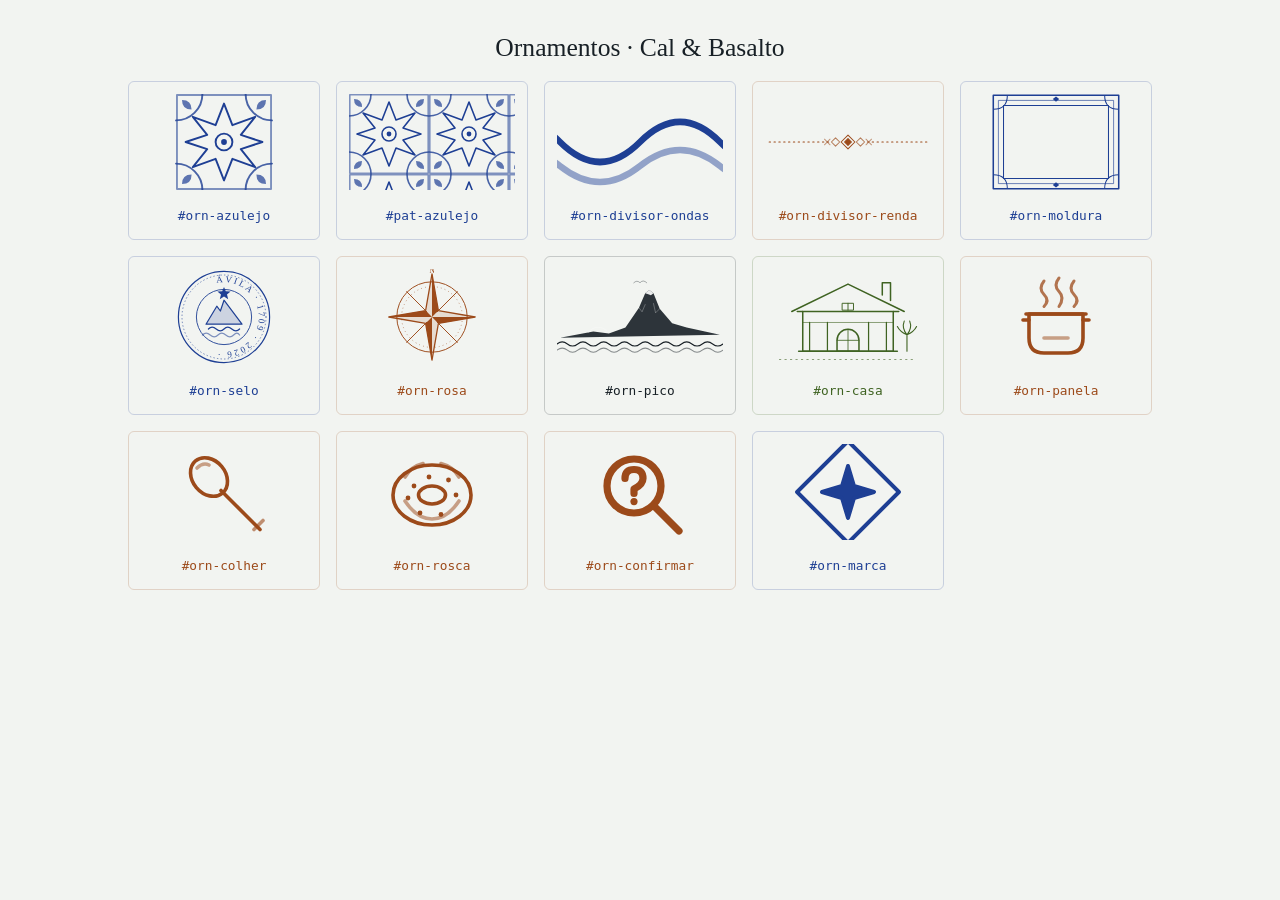
<file: design/ornamentos.svg.html>
<!DOCTYPE html>
<html lang="pt-BR">
<head>
<meta charset="utf-8">
<title>Ornamentos - Cal &amp; Basalto</title>
<meta name="viewport" content="width=device-width,initial-scale=1">
<!--
  Sprite SVG original (nenhum brasao ou marca real). Tudo usa currentColor:
  defina `color` no elemento pai (ex.: var(--mar), var(--barro), var(--tinta)).
  USO: cole o bloco <svg class="sprite"> logo apos <body> e referencie:
     <svg class="ic" aria-hidden="true"><use href="#orn-rosa"/></svg>
  Fundo de azulejo repetido:  <rect fill="url(#pat-azulejo)" width="100%" height="100%"/>
  (o <pattern> precisa estar no mesmo documento).
-->
<style>
  body{margin:0;padding:16px;background:#F2F4F1;color:#182026;font:16px/1.5 system-ui,sans-serif}
  @media (prefers-color-scheme:dark){body{background:#12171B;color:#E9ECE8}}
  .sprite{position:absolute;width:0;height:0;overflow:hidden}
  .grade{display:grid;gap:16px;grid-template-columns:repeat(auto-fill,minmax(160px,1fr));max-width:64rem;margin:auto}
  .cel{border:1px solid color-mix(in srgb,currentColor 20%,transparent);border-radius:6px;padding:12px;text-align:center}
  .cel svg{width:100%;height:96px;margin-bottom:6px}
  .cel code{font-size:.8rem}
  .azul{color:#1E3F94}.barro{color:#9C4A1A}.verde{color:#3F6322}
  @media (prefers-color-scheme:dark){.azul{color:#9DB8F2}.barro{color:#E8A064}.verde{color:#A9CC7C}}
</style>
</head>
<body>

<svg class="sprite" xmlns="http://www.w3.org/2000/svg" aria-hidden="true" focusable="false">
  <defs>
    <!-- 1. AZULEJO: ladrilho 80x80. Estrela de 8 pontas + quartos de circulo nos cantos (estilo hispano-lusitano, desenho proprio) -->
    <symbol id="orn-azulejo" viewBox="0 0 80 80">
      <g fill="none" stroke="currentColor" stroke-width="1.6" stroke-linejoin="round" stroke-linecap="round">
        <rect x=".8" y=".8" width="78.4" height="78.4" opacity=".55"/>
        <path d="M40 8 L47 26 L66 19 L54 34 L72 40 L54 46 L66 61 L47 54 L40 72 L33 54 L14 61 L26 46 L8 40 L26 34 L14 19 L33 26 Z"/>
        <circle cx="40" cy="40" r="7"/>
        <circle cx="40" cy="40" r="2.4" fill="currentColor" stroke="none"/>
        <path d="M0 22 A22 22 0 0 0 22 0 M58 0 A22 22 0 0 0 80 22 M80 58 A22 22 0 0 0 58 80 M22 80 A22 22 0 0 0 0 58" opacity=".8"/>
        <path d="M5 5 Q13 5 13 13 Q5 13 5 5Z M75 5 Q67 5 67 13 Q75 13 75 5Z M5 75 Q13 75 13 67 Q5 67 5 75Z M75 75 Q67 75 67 67 Q75 67 75 75Z" fill="currentColor" stroke="none" opacity=".7"/>
      </g>
    </symbol>
    <pattern id="pat-azulejo" width="80" height="80" patternUnits="userSpaceOnUse" style="color:var(--mar,#1E3F94)"><!-- cor do padrao vem daqui (currentColor dentro de pattern nao herda do uso) -->
      <use href="#orn-azulejo" width="80" height="80"/>
    </pattern>

    <!-- 2. DIVISOR ONDAS (mar): 240x24, repetivel horizontalmente -->
    <symbol id="orn-divisor-ondas" viewBox="0 0 240 24" preserveAspectRatio="xMidYMid slice">
      <g fill="none" stroke="currentColor" stroke-width="1.6" stroke-linecap="round">
        <path d="M0 12 q10 -10 20 0 t20 0 t20 0 t20 0 t20 0 t20 0 t20 0 t20 0 t20 0 t20 0 t20 0 t20 0"/>
        <path d="M0 18 q10 -8 20 0 t20 0 t20 0 t20 0 t20 0 t20 0 t20 0 t20 0 t20 0 t20 0 t20 0 t20 0" opacity=".45"/>
      </g>
    </symbol>

    <!-- 3. DIVISOR RENDA/BORDADO: losangos com ponto-de-cruz, 240x24 -->
    <symbol id="orn-divisor-renda" viewBox="0 0 240 24" preserveAspectRatio="xMidYMid meet">
      <g fill="none" stroke="currentColor" stroke-width="1.5" stroke-linecap="round" stroke-linejoin="round">
        <path d="M6 12 H92 M148 12 H234" stroke-dasharray="2 5"/>
        <path d="M120 2 L130 12 L120 22 L110 12 Z"/>
        <path d="M120 7 L125 12 L120 17 L115 12 Z" fill="currentColor"/>
        <path d="M96 12 l6 -6 l6 6 l-6 6 Z M132 12 l6 -6 l6 6 l-6 6 Z" opacity=".7"/>
        <path d="M86 8 l8 8 M86 16 l8 -8 M146 8 l8 8 M146 16 l8 -8" opacity=".55"/>
      </g>
    </symbol>

    <!-- 4. MOLDURA DE FOTO: 200x150, miolo livre (use como <svg> sobreposto; a foto vai por baixo em 20,20,160,110) -->
    <symbol id="orn-moldura" viewBox="0 0 200 150">
      <g fill="none" stroke="currentColor" stroke-linejoin="round">
        <rect x="2" y="2" width="196" height="146" stroke-width="2.4"/>
        <rect x="10" y="10" width="180" height="130" stroke-width="1"/>
        <rect x="18" y="18" width="164" height="114" stroke-width="1.6"/>
        <path d="M2 24 Q24 24 24 2 M176 2 Q176 24 198 24 M198 126 Q176 126 176 148 M24 148 Q24 126 2 126" stroke-width="1.6"/>
        <path d="M100 4 l5 4 l-5 4 l-5 -4Z M100 138 l5 4 l-5 4 l-5 -4Z" fill="currentColor" stroke="none"/>
      </g>
    </symbol>

    <!-- 5. SELO / BRASAO SIMPLES (inventado): anel com texto, pico, ondas e estrela. 160x160 -->
    <symbol id="orn-selo" viewBox="0 0 160 160">
      <defs><path id="orn-selo-arco" d="M80 80 m-58 0 a58 58 0 1 1 116 0 a58 58 0 1 1 -116 0"/></defs>
      <g fill="none" stroke="currentColor" stroke-width="2">
        <circle cx="80" cy="80" r="76"/><circle cx="80" cy="80" r="46" stroke-width="1.5"/>
        <circle cx="80" cy="80" r="70" stroke-width="1" stroke-dasharray="1 5" stroke-linecap="round"/>
        <path d="M50 92 L68 62 L74 70 L80 52 L110 92 Z" fill="currentColor" fill-opacity=".18" stroke-linejoin="round"/>
        <path d="M54 100 q6 -6 13 0 t13 0 t13 0 t13 0" stroke-linecap="round"/>
        <path d="M44 110 q6 -6 13 0 t13 0 t13 0 t13 0 t10 0" stroke-linecap="round" opacity=".55"/>
        <path d="M80 30 l3 7 l8 .5 l-6 5 l2 8 l-7 -4.5 l-7 4.5 l2 -8 l-6 -5 l8 -.5Z" fill="currentColor" stroke="none"/>
      </g>
      <text font-family="'Young Serif',Georgia,serif" font-size="15" letter-spacing="3.4" fill="currentColor">
        <textPath href="#orn-selo-arco" startOffset="50%" text-anchor="middle" transform="rotate(0)">ÁVILA · 1709 · 2026 ·</textPath>
      </text>
    </symbol>

    <!-- 6. ROSA-DOS-VENTOS 120x120 -->
    <symbol id="orn-rosa" viewBox="0 0 120 120">
      <g stroke="currentColor" stroke-linejoin="round" fill="none">
        <circle cx="60" cy="60" r="44" stroke-width="1.2"/><circle cx="60" cy="60" r="38" stroke-width=".8" stroke-dasharray="1 4"/>
        <path d="M60 6 L68 52 L114 60 L68 68 L60 114 L52 68 L6 60 L52 52 Z" fill="currentColor" fill-opacity=".14" stroke-width="1.6"/>
        <path d="M60 6 L68 52 L60 60 Z M60 114 L52 68 L60 60 Z M6 60 L52 52 L60 60 Z M114 60 L68 68 L60 60 Z" fill="currentColor" stroke="none"/>
        <path d="M28 28 L54 54 M92 28 L66 54 M28 92 L54 66 M92 92 L66 66" stroke-width="1.2"/>
      </g>
      <text x="60" y="4.5" text-anchor="middle" font-family="'Young Serif',Georgia,serif" font-size="9" fill="currentColor">N</text>
    </symbol>

    <!-- 7. ILHA DO PICO ESTILIZADA 320x160: cone alto com cume, Faial ao fundo, Sao Jorge a direita, mar -->
    <symbol id="orn-pico" viewBox="0 0 320 160">
      <g fill="none" stroke="currentColor" stroke-linejoin="round" stroke-linecap="round" stroke-width="2">
        <path d="M6 120 L70 108 L100 112 L132 100 L158 62 L170 34 L178 28 L186 34 L198 64 L222 92 L250 100 L314 114" fill="currentColor" fill-opacity=".9" stroke="none"/>
        <path d="M170 34 L178 28 L186 34 L181 38 L176 36 Z" fill="var(--cal,#fff)" fill-opacity=".9" stroke="none"/>
        <path d="M60 110 Q76 92 96 106" opacity=".5" stroke="var(--cal,#fff)" stroke-opacity=".5"/>
        <path d="M158 62 L164 70 L170 56 M198 64 L190 72 L186 54" stroke="var(--cal,#fff)" stroke-opacity=".35" stroke-width="1.5"/>
        <path d="M0 132 q10 -8 20 0 t20 0 t20 0 t20 0 t20 0 t20 0 t20 0 t20 0 t20 0 t20 0 t20 0 t20 0 t20 0 t20 0 t20 0 t20 0"/>
        <path d="M0 144 q10 -8 20 0 t20 0 t20 0 t20 0 t20 0 t20 0 t20 0 t20 0 t20 0 t20 0 t20 0 t20 0 t20 0 t20 0 t20 0 t20 0" opacity=".5"/>
        <path d="M148 14 q6 -6 12 0 q6 -7 13 0" opacity=".45" stroke-width="1.5"/>
      </g>
    </symbol>

    <!-- 8. CASA / FAZENDA mineira 200x140: telhado de 2 aguas, varanda com colunas, chamine, janelas, palmeira/arvore -->
    <symbol id="orn-casa" viewBox="0 0 200 140">
      <g fill="none" stroke="currentColor" stroke-width="2.2" stroke-linejoin="round" stroke-linecap="round">
        <path d="M18 62 L100 22 L182 62"/><path d="M26 62 H174"/>
        <path d="M150 38 V20 H162 V46"/>
        <path d="M34 62 V120 H166 V62"/>
        <path d="M28 120 H172"/>
        <path d="M34 78 H166" stroke-width="1.4" opacity=".6"/>
        <path d="M44 78 V120 M70 78 V120 M130 78 V120 M156 78 V120" stroke-width="1.8"/>
        <path d="M84 120V104a16 16 0 0 1 32 0v16z"/>
        <path d="M100 88 V120 M84 104 H116" stroke-width="1.2"/>
        <rect x="46" y="48" width="0" height="0"/>
        <path d="M92 50 h16 v10 h-16Z M100 50 v10" stroke-width="1.4"/>
        <path d="M0 132 H200" stroke-width="1.4" stroke-dasharray="2 6" opacity=".6"/>
        <path d="M186 120 V96 M186 96 q-10 -4 -14 -12 M186 96 q10 -4 14 -12 M186 96 q-8 -10 -4 -20 M186 96 q8 -10 4 -20" stroke-width="1.6"/>
      </g>
    </symbol>

    <!-- 9. ICONE PANELA 64x64 (com vapor) -->
    <symbol id="orn-panela" viewBox="0 0 64 64">
      <g fill="none" stroke="currentColor" stroke-width="2.4" stroke-linecap="round" stroke-linejoin="round">
        <path d="M14 30 H50 V46 Q50 56 40 56 H24 Q14 56 14 46 Z"/>
        <path d="M10 34 H14 M50 34 H54"/>
        <path d="M12 30 H52"/>
        <path d="M24 46 H40" opacity=".5"/>
        <path d="M24 8 q-4 5 0 9 t0 8 M34 6 q-4 5 0 9 t0 10 M44 8 q-4 5 0 9 t0 8" stroke-width="2" opacity=".75"/>
      </g>
    </symbol>

    <!-- 10. ICONE COLHER DE PAU 64x64 -->
    <symbol id="orn-colher" viewBox="0 0 64 64">
      <g fill="none" stroke="currentColor" stroke-width="2.4" stroke-linecap="round" stroke-linejoin="round">
        <ellipse cx="22" cy="22" rx="11" ry="14" transform="rotate(-40 22 22)"/>
        <path d="M30 31 L56 57"/>
        <path d="M14 16 q4 -4 8 -2" opacity=".5"/>
        <path d="M52 57 L58 51" opacity=".6"/>
      </g>
    </symbol>

    <!-- 11. ICONE ROSCA 64x64 (rosca/bolo-de-anel com acucar) -->
    <symbol id="orn-rosca" viewBox="0 0 64 64">
      <g fill="none" stroke="currentColor" stroke-width="2.4" stroke-linecap="round" stroke-linejoin="round">
        <ellipse cx="32" cy="34" rx="26" ry="20"/>
        <ellipse cx="32" cy="34" rx="9" ry="6"/>
        <path d="M14 22 q4 -7 12 -9 M50 22 q-4 -7 -12 -9" opacity=".55"/>
        <path d="M14 38 q8 12 18 12 q10 0 18 -12" opacity=".5"/>
      </g>
      <g fill="currentColor"><circle cx="20" cy="28" r="1.6"/><circle cx="30" cy="22" r="1.6"/><circle cx="43" cy="24" r="1.6"/><circle cx="48" cy="34" r="1.6"/><circle cx="16" cy="36" r="1.6"/><circle cx="38" cy="47" r="1.6"/><circle cx="24" cy="46" r="1.6"/></g>
    </symbol>

    <!-- 12. ICONE AVISO "a confirmar" 32x32 (lupa com interrogacao) -->
    <symbol id="orn-confirmar" viewBox="0 0 32 32">
      <g fill="none" stroke="currentColor" stroke-width="2.4" stroke-linecap="round" stroke-linejoin="round">
        <circle cx="14" cy="14" r="9"/><path d="M21 21 L29 29"/><path d="M11 11.5 q0 -3 3 -3 t3 3 q0 2 -3 3.5 v1.5"/>
      </g><circle cx="14" cy="19.2" r="1.2" fill="currentColor"/>
    </symbol>

    <!-- 13. MARCA DO CABECALHO 48x48: azulejo-estrela dentro de losango -->
    <symbol id="orn-marca" viewBox="0 0 48 48">
      <g fill="none" stroke="currentColor" stroke-width="2" stroke-linejoin="round">
        <rect x="6" y="6" width="36" height="36" transform="rotate(45 24 24)"/>
        <path d="M24 11 L27 21 L37 24 L27 27 L24 37 L21 27 L11 24 L21 21 Z" fill="currentColor"/>
      </g>
    </symbol>
  </defs>
</svg>

<h1 style="font:400 1.6rem/1.2 Georgia,serif;text-align:center">Ornamentos &middot; Cal &amp; Basalto</h1>
<div class="grade">
  <div class="cel azul"><svg role="img" aria-label="Azulejo"><use href="#orn-azulejo"/></svg><code>#orn-azulejo</code></div>
  <div class="cel azul"><svg role="img" aria-label="Padrão de azulejos repetido"><rect width="100%" height="100%" fill="url(#pat-azulejo)"/></svg><code>#pat-azulejo</code></div>
  <div class="cel azul"><svg role="img" aria-label="Divisor de ondas"><use href="#orn-divisor-ondas"/></svg><code>#orn-divisor-ondas</code></div>
  <div class="cel barro"><svg role="img" aria-label="Divisor de renda"><use href="#orn-divisor-renda"/></svg><code>#orn-divisor-renda</code></div>
  <div class="cel azul"><svg role="img" aria-label="Moldura de foto"><use href="#orn-moldura"/></svg><code>#orn-moldura</code></div>
  <div class="cel azul"><svg role="img" aria-label="Selo"><use href="#orn-selo"/></svg><code>#orn-selo</code></div>
  <div class="cel barro"><svg role="img" aria-label="Rosa-dos-ventos"><use href="#orn-rosa"/></svg><code>#orn-rosa</code></div>
  <div class="cel"><svg role="img" aria-label="Ilha do Pico estilizada"><use href="#orn-pico"/></svg><code>#orn-pico</code></div>
  <div class="cel verde"><svg role="img" aria-label="Casa de fazenda"><use href="#orn-casa"/></svg><code>#orn-casa</code></div>
  <div class="cel barro"><svg role="img" aria-label="Panela"><use href="#orn-panela"/></svg><code>#orn-panela</code></div>
  <div class="cel barro"><svg role="img" aria-label="Colher"><use href="#orn-colher"/></svg><code>#orn-colher</code></div>
  <div class="cel barro"><svg role="img" aria-label="Rosca"><use href="#orn-rosca"/></svg><code>#orn-rosca</code></div>
  <div class="cel barro"><svg role="img" aria-label="Aviso: a confirmar"><use href="#orn-confirmar"/></svg><code>#orn-confirmar</code></div>
  <div class="cel azul"><svg role="img" aria-label="Marca"><use href="#orn-marca"/></svg><code>#orn-marca</code></div>
</div>
</body>
</html>
</file>
